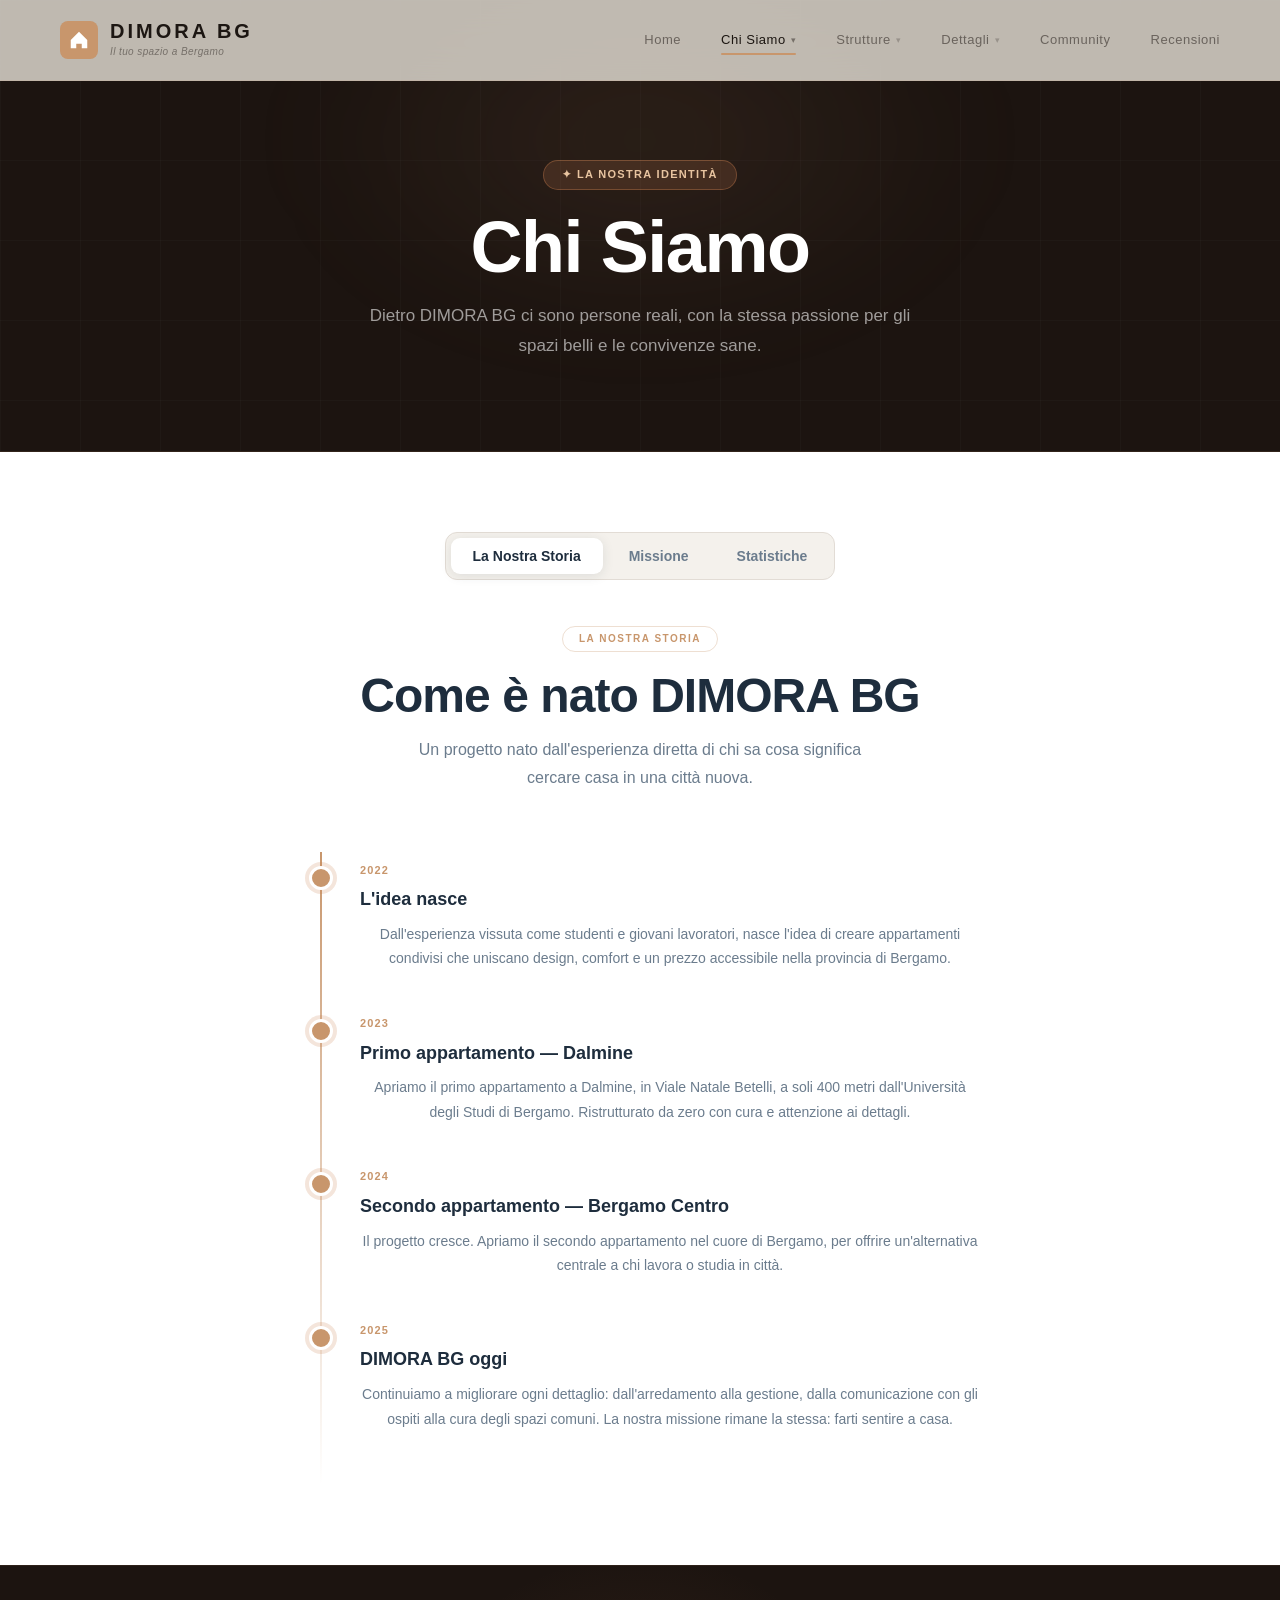
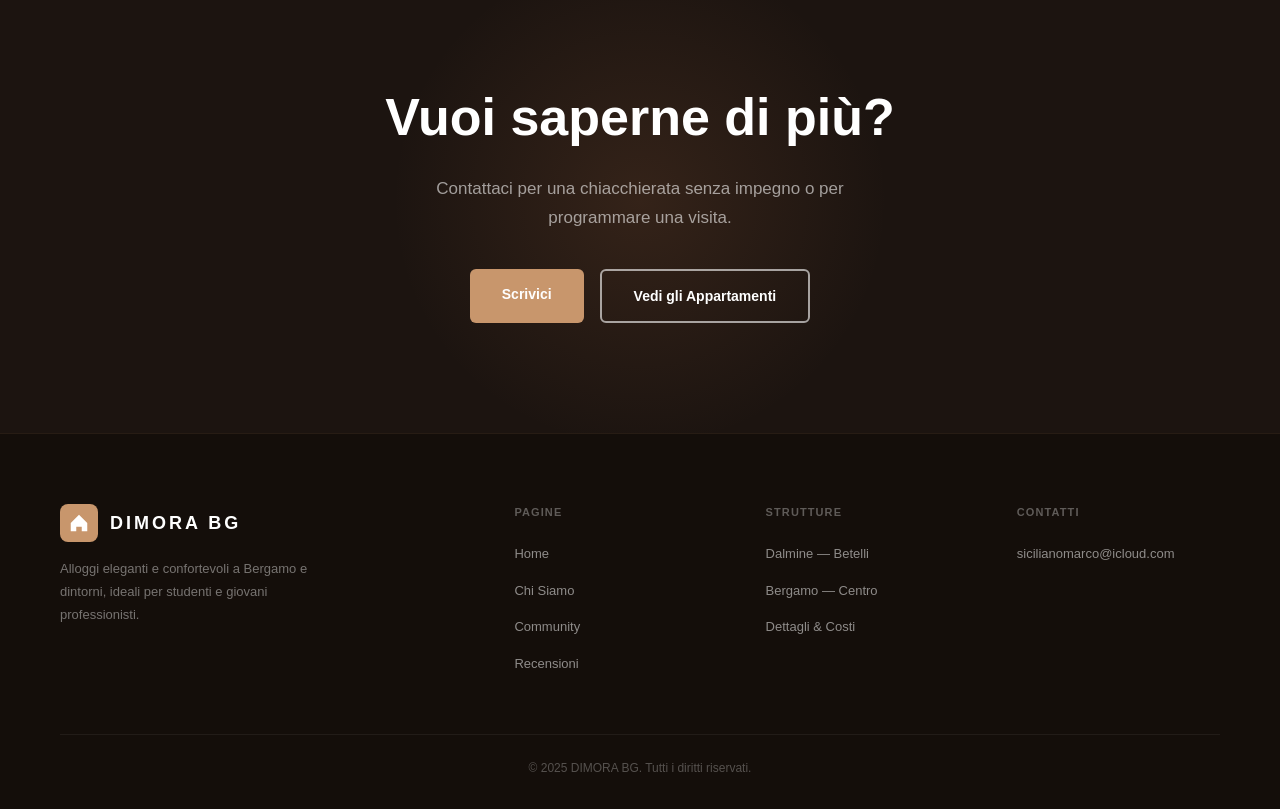
<file: chi-siamo.html>
<!DOCTYPE html>
<html lang="it">
<head>
    <meta charset="UTF-8">
    <meta name="viewport" content="width=device-width, initial-scale=1.0">
    <title>Chi Siamo | DIMORA BG</title>
    <link rel="stylesheet" href="css/style.css">
    <link rel="stylesheet" href="css/design.css">
</head>
<body>

    <!-- Navigation -->
    <nav class="navbar navbar-glass" id="navbar">
        <div class="container">
            <a href="index.html" class="logo">
                <div class="logo-mark">
                    <svg viewBox="0 0 24 24" xmlns="http://www.w3.org/2000/svg">
                        <path d="M3 12L12 3l9 9v9H15v-5h-6v5H3V12z"/>
                    </svg>
                </div>
                <div class="logo-text">
                    <h1>DIMORA BG</h1>
                    <span class="tagline">Il tuo spazio a Bergamo</span>
                </div>
            </a>
            <button class="hamburger" id="hamburger" aria-label="Menu">
                <span></span><span></span><span></span>
            </button>
            <ul class="nav-links" id="nav-links">
                <li><a href="index.html">Home</a></li>
                <li class="dropdown">
                    <a href="chi-siamo.html" class="active">Chi Siamo <span class="nav-chevron">▾</span></a>
                    <ul class="dropdown-menu">
                        <li><a href="chi-siamo.html#storia">La Nostra Storia</a></li>
                        <li><a href="chi-siamo.html#missione">Missione</a></li>
                        <li><a href="chi-siamo.html#statistiche">Statistiche</a></li>
                    </ul>
                </li>
                <li class="dropdown">
                    <a href="#">Strutture <span class="nav-chevron">▾</span></a>
                    <ul class="dropdown-menu">
                        <li><a href="apartment1.html">Dalmine — Betelli</a></li>
                        <li><a href="apartment2.html">Bergamo — Centro</a></li>
                    </ul>
                </li>
                <li class="dropdown">
                    <a href="dettagli.html">Dettagli <span class="nav-chevron">▾</span></a>
                    <ul class="dropdown-menu">
                        <li><a href="dettagli.html#costi">Costi</a></li>
                        <li><a href="dettagli.html#contratti">Contratti</a></li>
                        <li><a href="dettagli.html#condominio">Condominio</a></li>
                        <li><a href="dettagli.html#prenotazione">Prenotazione</a></li>
                        <li><a href="dettagli.html#servizi">Servizi Extra</a></li>
                        <li><a href="dettagli.html#selezione">Selezione Ospiti</a></li>
                        <li><a href="dettagli.html#checkin">Check-in/Check-out</a></li>
                    </ul>
                </li>
                <li><a href="community.html">Community</a></li>
                <li><a href="recensioni.html">Recensioni</a></li>
            </ul>
        </div>
    </nav>

    <!-- Page Hero -->
    <section class="page-hero">
        <span class="page-hero-tag">✦ La nostra identità</span>
        <h1>Chi Siamo</h1>
        <p>Dietro DIMORA BG ci sono persone reali, con la stessa passione per gli spazi belli e le convivenze sane.</p>
    </section>

    <!-- Tabs Section -->
    <section class="description description-tabs" id="statistiche" style="padding: 80px 20px; transition: background 0.4s ease;">
        <div class="container">

            <div class="tabs-nav reveal">
                <button class="tab-btn active" data-tab="storia">La Nostra Storia</button>
                <button class="tab-btn" data-tab="missione">Missione</button>
                <button class="tab-btn" data-tab="statistiche">Statistiche</button>
            </div>

            <!-- Tab: Storia -->
            <div class="tab-pane active" id="tab-storia">
                <div id="storia" style="scroll-margin-top: 100px;"></div>
                <div class="section-header reveal">
                    <span class="section-tag">La Nostra Storia</span>
                    <h2>Come è nato DIMORA BG</h2>
                    <p>Un progetto nato dall'esperienza diretta di chi sa cosa significa cercare casa in una città nuova.</p>
                </div>

                <div class="reveal">
                    <div class="timeline">
                        <div class="timeline-item">
                            <div class="timeline-dot"></div>
                            <div class="timeline-year">2022</div>
                            <h3>L'idea nasce</h3>
                            <p>Dall'esperienza vissuta come studenti e giovani lavoratori, nasce l'idea di creare appartamenti condivisi che uniscano design, comfort e un prezzo accessibile nella provincia di Bergamo.</p>
                        </div>
                        <div class="timeline-item">
                            <div class="timeline-dot"></div>
                            <div class="timeline-year">2023</div>
                            <h3>Primo appartamento — Dalmine</h3>
                            <p>Apriamo il primo appartamento a Dalmine, in Viale Natale Betelli, a soli 400 metri dall'Università degli Studi di Bergamo. Ristrutturato da zero con cura e attenzione ai dettagli.</p>
                        </div>
                        <div class="timeline-item">
                            <div class="timeline-dot"></div>
                            <div class="timeline-year">2024</div>
                            <h3>Secondo appartamento — Bergamo Centro</h3>
                            <p>Il progetto cresce. Apriamo il secondo appartamento nel cuore di Bergamo, per offrire un'alternativa centrale a chi lavora o studia in città.</p>
                        </div>
                        <div class="timeline-item">
                            <div class="timeline-dot"></div>
                            <div class="timeline-year">2025</div>
                            <h3>DIMORA BG oggi</h3>
                            <p>Continuiamo a migliorare ogni dettaglio: dall'arredamento alla gestione, dalla comunicazione con gli ospiti alla cura degli spazi comuni. La nostra missione rimane la stessa: farti sentire a casa.</p>
                        </div>
                    </div>
                </div>
            </div>

            <!-- Tab: Missione -->
            <div class="tab-pane" id="tab-missione">
                <div id="missione" style="scroll-margin-top: 100px;"></div>
                <div class="section-header reveal">
                    <span class="section-tag">La Nostra Missione</span>
                    <h2>Più di un posto dove dormire</h2>
                    <p>Crediamo che il tuo spazio debba riflettere chi sei e supportare il tuo stile di vita.</p>
                </div>

                <div class="features reveal-stagger">
                    <div class="feature-card card-tilt">
                        <div class="card-tilt-inner">
                            <h3>🎯 Accessibilità</h3>
                            <p>Prezzi trasparenti, senza sorprese. Canone fisso, spese chiare, nessuna commissione di agenzia.</p>
                        </div>
                    </div>
                    <div class="feature-card card-tilt">
                        <div class="card-tilt-inner">
                            <h3>✨ Qualità</h3>
                            <p>Appartamenti ristrutturati con materiali di qualità, arredamento curato e spazi funzionali per vivere bene.</p>
                        </div>
                    </div>
                    <div class="feature-card card-tilt">
                        <div class="card-tilt-inner">
                            <h3>🤝 Rispetto</h3>
                            <p>Selezioniamo ospiti compatibili per garantire una convivenza serena, rispettosa e piacevole per tutti.</p>
                        </div>
                    </div>
                    <div class="feature-card card-tilt">
                        <div class="card-tilt-inner">
                            <h3>💬 Supporto</h3>
                            <p>Risposta rapida a ogni richiesta, gestione professionale e presenza costante per qualsiasi necessità.</p>
                        </div>
                    </div>
                </div>

                <div style="max-width: 720px; margin: 60px auto 0; text-align: center;" class="reveal">
                    <p style="font-size: 17px; line-height: 1.8; color: var(--text-light);">
                        DIMORA BG nasce dalla convinzione che trovare una stanza non debba essere stressante o costoso.
                        Ogni appartamento è pensato per farti sentire <strong style="color: var(--primary);">immediatamente a casa</strong>,
                        con tutto ciò di cui hai bisogno già pronto — dall'asciugamano al WiFi.
                    </p>
                </div>
            </div>

            <!-- Tab: Statistiche -->
            <div class="tab-pane" id="tab-statistiche">
                <div class="section-header light reveal" style="margin-bottom: 48px;">
                    <span class="section-tag">I Numeri</span>
                    <h2>DIMORA BG in cifre</h2>
                    <p>Piccoli numeri, grandi storie.</p>
                </div>
                <div class="reveal">
                    <div class="stats-grid" style="max-width: 860px; margin: 0 auto;">
                        <div class="stat-card">
                            <span class="stat-num" data-target="2">0</span>
                            <span class="stat-label-text">Appartamenti</span>
                        </div>
                        <div class="stat-card">
                            <span class="stat-num" data-target="8">0</span>
                            <span class="stat-label-text">Stanze Disponibili</span>
                        </div>
                        <div class="stat-card">
                            <span class="stat-num" data-target="20">0</span>
                            <span class="stat-label-text">Inquilini</span>
                        </div>
                        <div class="stat-card">
                            <span class="stat-num" data-target="3">0</span>
                            <span class="stat-label-text">Anni di Attività</span>
                        </div>
                    </div>
                </div>
            </div>

        </div>
    </section>

    <!-- Dark CTA -->
    <section class="cta-dark">
        <h2>Vuoi saperne di più?</h2>
        <p>Contattaci per una chiacchierata senza impegno o per programmare una visita.</p>
        <div class="cta-buttons">
            <a href="mailto:sicilianomarco@icloud.com" class="btn btn-primary">Scrivici</a>
            <a href="apartment1.html" class="btn btn-secondary">Vedi gli Appartamenti</a>
        </div>
    </section>

    <!-- Footer -->
    <footer class="footer-new">
        <div class="container">
            <div class="footer-grid">
                <div class="footer-brand-col">
                    <a href="index.html" class="footer-logo">
                        <div class="logo-mark">
                            <svg viewBox="0 0 24 24" xmlns="http://www.w3.org/2000/svg">
                                <path d="M3 12L12 3l9 9v9H15v-5h-6v5H3V12z"/>
                            </svg>
                        </div>
                        <span>DIMORA BG</span>
                    </a>
                    <p>Alloggi eleganti e confortevoli a Bergamo e dintorni, ideali per studenti e giovani professionisti.</p>
                </div>
                <div class="footer-col">
                    <h4>Pagine</h4>
                    <ul>
                        <li><a href="index.html">Home</a></li>
                        <li><a href="chi-siamo.html">Chi Siamo</a></li>
                        <li><a href="community.html">Community</a></li>
                        <li><a href="recensioni.html">Recensioni</a></li>
                    </ul>
                </div>
                <div class="footer-col">
                    <h4>Strutture</h4>
                    <ul>
                        <li><a href="apartment1.html">Dalmine — Betelli</a></li>
                        <li><a href="apartment2.html">Bergamo — Centro</a></li>
                        <li><a href="dettagli.html">Dettagli &amp; Costi</a></li>
                    </ul>
                </div>
                <div class="footer-col">
                    <h4>Contatti</h4>
                    <ul>
                        <li><a href="mailto:sicilianomarco@icloud.com">sicilianomarco@icloud.com</a></li>
                    </ul>
                </div>
            </div>
            <div class="footer-bottom">
                <p>&copy; 2025 DIMORA BG. Tutti i diritti riservati.</p>
            </div>
        </div>
    </footer>

    <script src="js/main.js"></script>
</body>
</html>
</file>
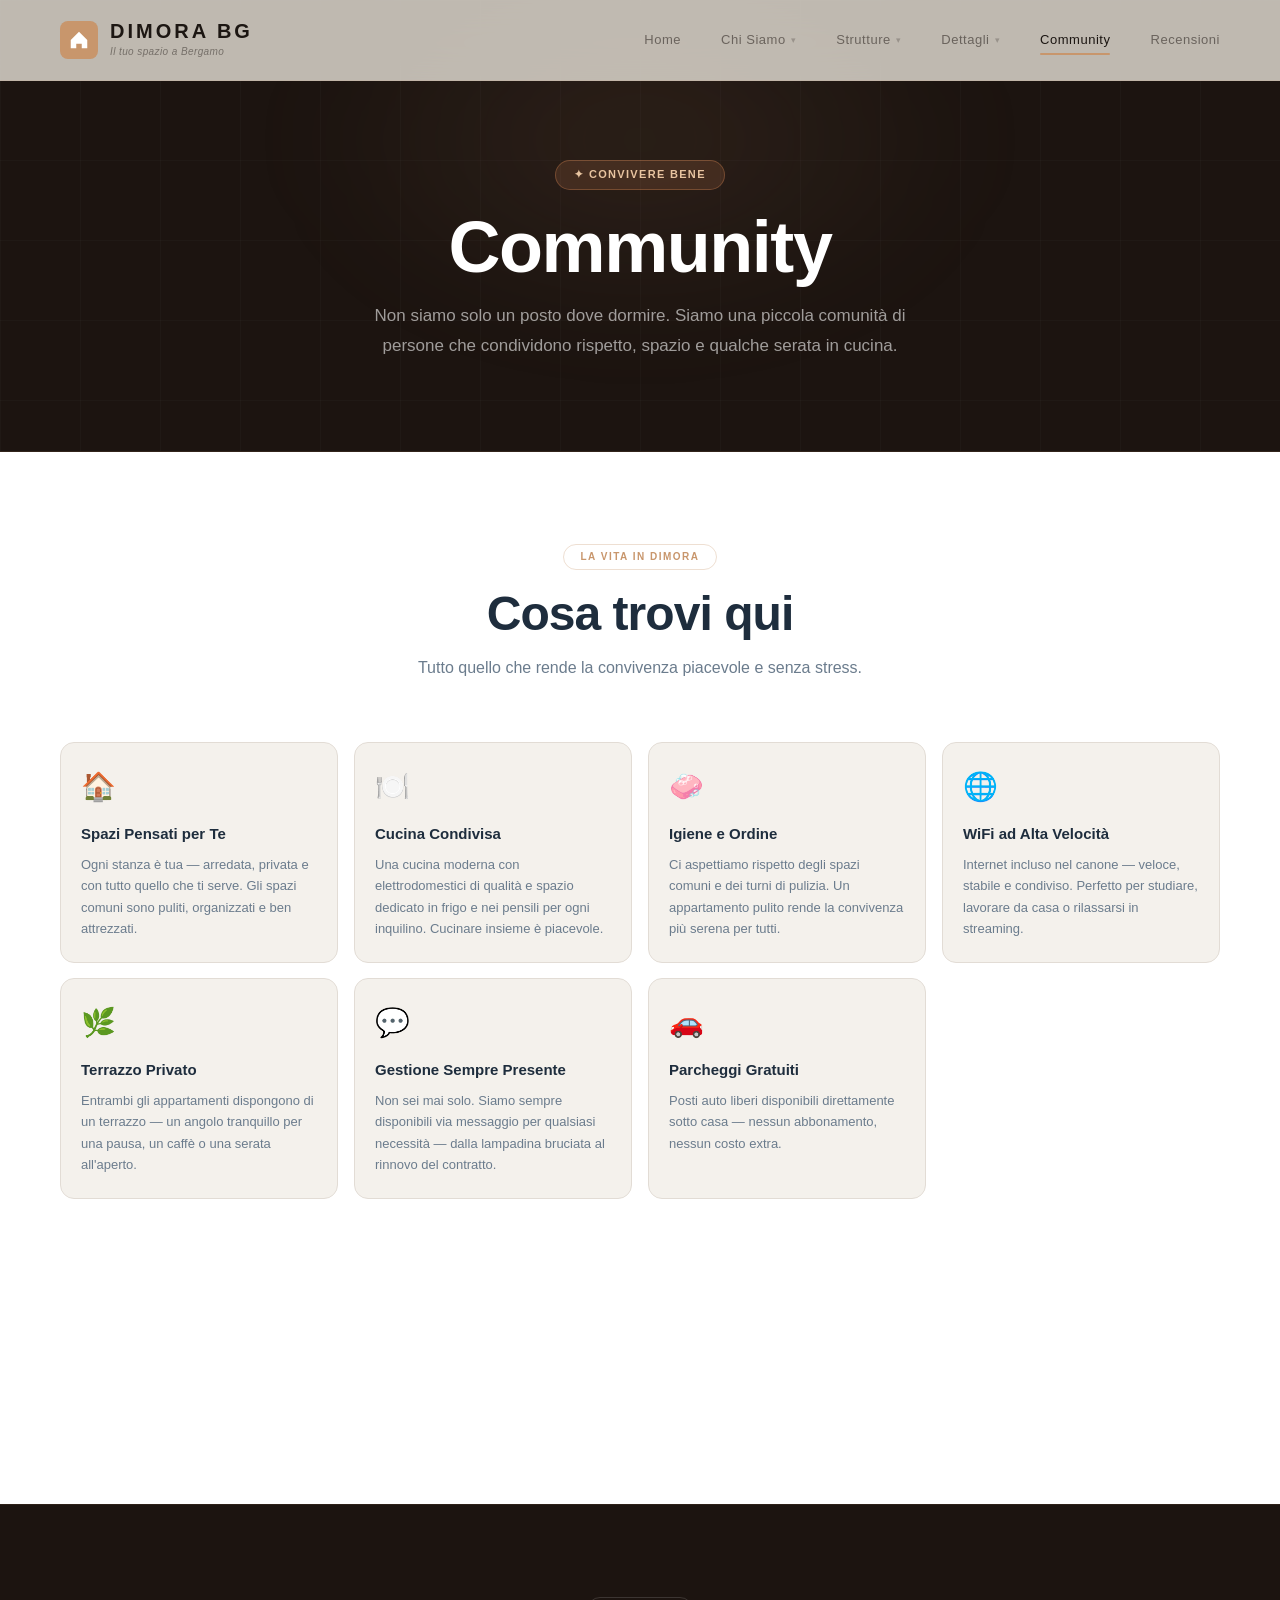
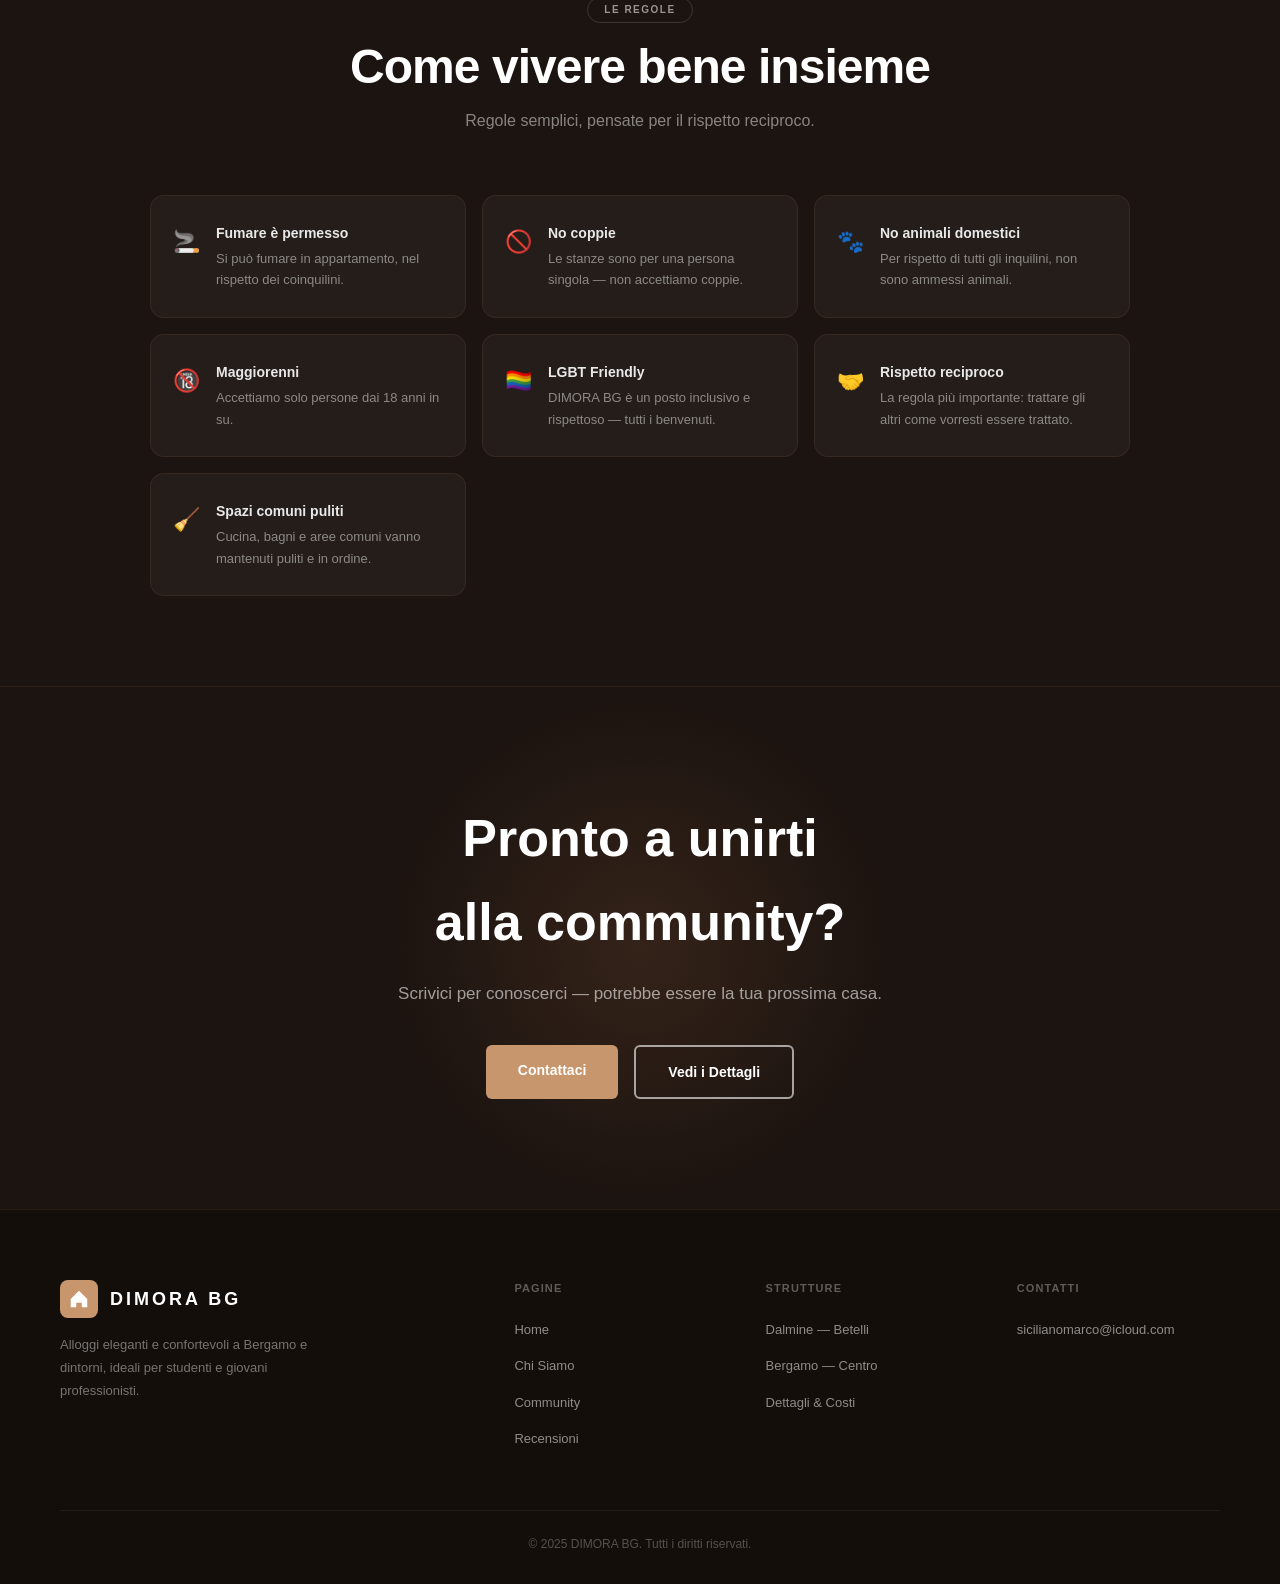
<file: community.html>
<!DOCTYPE html>
<html lang="it">
<head>
    <meta charset="UTF-8">
    <meta name="viewport" content="width=device-width, initial-scale=1.0">
    <title>Community | DIMORA BG</title>
    <link rel="stylesheet" href="css/style.css">
    <link rel="stylesheet" href="css/design.css">
</head>
<body>

    <!-- Navigation -->
    <nav class="navbar navbar-glass" id="navbar">
        <div class="container">
            <a href="index.html" class="logo">
                <div class="logo-mark">
                    <svg viewBox="0 0 24 24" xmlns="http://www.w3.org/2000/svg">
                        <path d="M3 12L12 3l9 9v9H15v-5h-6v5H3V12z"/>
                    </svg>
                </div>
                <div class="logo-text">
                    <h1>DIMORA BG</h1>
                    <span class="tagline">Il tuo spazio a Bergamo</span>
                </div>
            </a>
            <button class="hamburger" id="hamburger" aria-label="Menu">
                <span></span><span></span><span></span>
            </button>
            <ul class="nav-links" id="nav-links">
                <li><a href="index.html">Home</a></li>
                <li class="dropdown">
                    <a href="chi-siamo.html">Chi Siamo <span class="nav-chevron">▾</span></a>
                    <ul class="dropdown-menu">
                        <li><a href="chi-siamo.html#storia">La Nostra Storia</a></li>
                        <li><a href="chi-siamo.html#missione">Missione</a></li>
                        <li><a href="chi-siamo.html#statistiche">Statistiche</a></li>
                    </ul>
                </li>
                <li class="dropdown">
                    <a href="#">Strutture <span class="nav-chevron">▾</span></a>
                    <ul class="dropdown-menu">
                        <li><a href="apartment1.html">Dalmine — Betelli</a></li>
                        <li><a href="apartment2.html">Bergamo — Centro</a></li>
                    </ul>
                </li>
                <li class="dropdown">
                    <a href="dettagli.html">Dettagli <span class="nav-chevron">▾</span></a>
                    <ul class="dropdown-menu">
                        <li><a href="dettagli.html#costi">Costi</a></li>
                        <li><a href="dettagli.html#contratti">Contratti</a></li>
                        <li><a href="dettagli.html#condominio">Condominio</a></li>
                        <li><a href="dettagli.html#prenotazione">Prenotazione</a></li>
                        <li><a href="dettagli.html#servizi">Servizi Extra</a></li>
                        <li><a href="dettagli.html#selezione">Selezione Ospiti</a></li>
                        <li><a href="dettagli.html#checkin">Check-in/Check-out</a></li>
                    </ul>
                </li>
                <li><a href="community.html" class="active">Community</a></li>
                <li><a href="recensioni.html">Recensioni</a></li>
            </ul>
        </div>
    </nav>

    <!-- Page Hero -->
    <section class="page-hero">
        <span class="page-hero-tag">✦ Convivere bene</span>
        <h1>Community</h1>
        <p>Non siamo solo un posto dove dormire. Siamo una piccola comunità di persone che condividono rispetto, spazio e qualche serata in cucina.</p>
    </section>

    <!-- Community Features -->
    <section class="community-section">
        <div class="container">
            <div class="section-header reveal">
                <span class="section-tag">La Vita in DIMORA</span>
                <h2>Cosa trovi qui</h2>
                <p>Tutto quello che rende la convivenza piacevole e senza stress.</p>
            </div>

            <div class="community-grid reveal-stagger">
                <div class="community-card card-tilt">
                    <div class="card-tilt-inner">
                        <span class="c-icon">🏠</span>
                        <h3>Spazi Pensati per Te</h3>
                        <p>Ogni stanza è tua — arredata, privata e con tutto quello che ti serve. Gli spazi comuni sono puliti, organizzati e ben attrezzati.</p>
                    </div>
                </div>
                <div class="community-card card-tilt">
                    <div class="card-tilt-inner">
                        <span class="c-icon">🍽️</span>
                        <h3>Cucina Condivisa</h3>
                        <p>Una cucina moderna con elettrodomestici di qualità e spazio dedicato in frigo e nei pensili per ogni inquilino. Cucinare insieme è piacevole.</p>
                    </div>
                </div>
                <div class="community-card card-tilt">
                    <div class="card-tilt-inner">
                        <span class="c-icon">🧼</span>
                        <h3>Igiene e Ordine</h3>
                        <p>Ci aspettiamo rispetto degli spazi comuni e dei turni di pulizia. Un appartamento pulito rende la convivenza più serena per tutti.</p>
                    </div>
                </div>
                <div class="community-card card-tilt">
                    <div class="card-tilt-inner">
                        <span class="c-icon">🌐</span>
                        <h3>WiFi ad Alta Velocità</h3>
                        <p>Internet incluso nel canone — veloce, stabile e condiviso. Perfetto per studiare, lavorare da casa o rilassarsi in streaming.</p>
                    </div>
                </div>
                <div class="community-card card-tilt">
                    <div class="card-tilt-inner">
                        <span class="c-icon">🌿</span>
                        <h3>Terrazzo Privato</h3>
                        <p>Entrambi gli appartamenti dispongono di un terrazzo — un angolo tranquillo per una pausa, un caffè o una serata all'aperto.</p>
                    </div>
                </div>
                <div class="community-card card-tilt">
                    <div class="card-tilt-inner">
                        <span class="c-icon">💬</span>
                        <h3>Gestione Sempre Presente</h3>
                        <p>Non sei mai solo. Siamo sempre disponibili via messaggio per qualsiasi necessità — dalla lampadina bruciata al rinnovo del contratto.</p>
                    </div>
                </div>
                <div class="community-card card-tilt">
                    <div class="card-tilt-inner">
                        <span class="c-icon">🚗</span>
                        <h3>Parcheggi Gratuiti</h3>
                        <p>Posti auto liberi disponibili direttamente sotto casa — nessun abbonamento, nessun costo extra.</p>
                    </div>
                </div>
                <div class="community-card card-tilt">
                    <div class="card-tilt-inner">
                        <span class="c-icon">💡</span>
                        <h3>Costi Trasparenti</h3>
                        <p>Le utenze si pagano in base al consumo reale di ogni singolo inquilino — nessuna cifra forfettaria, nessuna sorpresa a fine mese.</p>
                    </div>
                </div>
                <div class="community-card card-tilt">
                    <div class="card-tilt-inner">
                        <span class="c-icon">🥂</span>
                        <h3>Feste &amp; Cene di Gruppo</h3>
                        <p>Aperitivi in terrazzo, cene condivise e serate tra coinquilini — perché vivere insieme può essere davvero bello.</p>
                    </div>
                </div>
            </div>
        </div>
    </section>

    <!-- Rules -->
    <section class="rules-section">
        <div class="container">
            <div class="section-header light reveal">
                <span class="section-tag">Le Regole</span>
                <h2>Come vivere bene insieme</h2>
                <p>Regole semplici, pensate per il rispetto reciproco.</p>
            </div>

            <div class="rules-grid reveal-stagger">
                <div class="rule-card">
                    <span class="r-icon">🚬</span>
                    <div>
                        <div class="r-title">Fumare è permesso</div>
                        <div class="r-desc">Si può fumare in appartamento, nel rispetto dei coinquilini.</div>
                    </div>
                </div>
                <div class="rule-card">
                    <span class="r-icon">🚫</span>
                    <div>
                        <div class="r-title">No coppie</div>
                        <div class="r-desc">Le stanze sono per una persona singola — non accettiamo coppie.</div>
                    </div>
                </div>
                <div class="rule-card">
                    <span class="r-icon">🐾</span>
                    <div>
                        <div class="r-title">No animali domestici</div>
                        <div class="r-desc">Per rispetto di tutti gli inquilini, non sono ammessi animali.</div>
                    </div>
                </div>
                <div class="rule-card">
                    <span class="r-icon">🔞</span>
                    <div>
                        <div class="r-title">Maggiorenni</div>
                        <div class="r-desc">Accettiamo solo persone dai 18 anni in su.</div>
                    </div>
                </div>
                <div class="rule-card">
                    <span class="r-icon">🏳️‍🌈</span>
                    <div>
                        <div class="r-title">LGBT Friendly</div>
                        <div class="r-desc">DIMORA BG è un posto inclusivo e rispettoso — tutti i benvenuti.</div>
                    </div>
                </div>
                <div class="rule-card">
                    <span class="r-icon">🤝</span>
                    <div>
                        <div class="r-title">Rispetto reciproco</div>
                        <div class="r-desc">La regola più importante: trattare gli altri come vorresti essere trattato.</div>
                    </div>
                </div>
                <div class="rule-card">
                    <span class="r-icon">🧹</span>
                    <div>
                        <div class="r-title">Spazi comuni puliti</div>
                        <div class="r-desc">Cucina, bagni e aree comuni vanno mantenuti puliti e in ordine.</div>
                    </div>
                </div>
                <div class="rule-card">
                    <span class="r-icon">🔇</span>
                    <div>
                        <div class="r-title">Rispetto degli orari</div>
                        <div class="r-desc">Silenzio nelle ore notturne — tutti hanno diritto a dormire.</div>
                    </div>
                </div>
            </div>
        </div>
    </section>

    <!-- Dark CTA -->
    <section class="cta-dark">
        <h2>Pronto a unirti<br>alla community?</h2>
        <p>Scrivici per conoscerci — potrebbe essere la tua prossima casa.</p>
        <div class="cta-buttons">
            <a href="mailto:sicilianomarco@icloud.com" class="btn btn-primary">Contattaci</a>
            <a href="dettagli.html" class="btn btn-secondary">Vedi i Dettagli</a>
        </div>
    </section>

    <!-- Footer -->
    <footer class="footer-new">
        <div class="container">
            <div class="footer-grid">
                <div class="footer-brand-col">
                    <a href="index.html" class="footer-logo">
                        <div class="logo-mark">
                            <svg viewBox="0 0 24 24" xmlns="http://www.w3.org/2000/svg">
                                <path d="M3 12L12 3l9 9v9H15v-5h-6v5H3V12z"/>
                            </svg>
                        </div>
                        <span>DIMORA BG</span>
                    </a>
                    <p>Alloggi eleganti e confortevoli a Bergamo e dintorni, ideali per studenti e giovani professionisti.</p>
                </div>
                <div class="footer-col">
                    <h4>Pagine</h4>
                    <ul>
                        <li><a href="index.html">Home</a></li>
                        <li><a href="chi-siamo.html">Chi Siamo</a></li>
                        <li><a href="community.html">Community</a></li>
                        <li><a href="recensioni.html">Recensioni</a></li>
                    </ul>
                </div>
                <div class="footer-col">
                    <h4>Strutture</h4>
                    <ul>
                        <li><a href="apartment1.html">Dalmine — Betelli</a></li>
                        <li><a href="apartment2.html">Bergamo — Centro</a></li>
                        <li><a href="dettagli.html">Dettagli &amp; Costi</a></li>
                    </ul>
                </div>
                <div class="footer-col">
                    <h4>Contatti</h4>
                    <ul>
                        <li><a href="mailto:sicilianomarco@icloud.com">sicilianomarco@icloud.com</a></li>
                    </ul>
                </div>
            </div>
            <div class="footer-bottom">
                <p>&copy; 2025 DIMORA BG. Tutti i diritti riservati.</p>
            </div>
        </div>
    </footer>

    <script src="js/main.js"></script>
</body>
</html>
</file>
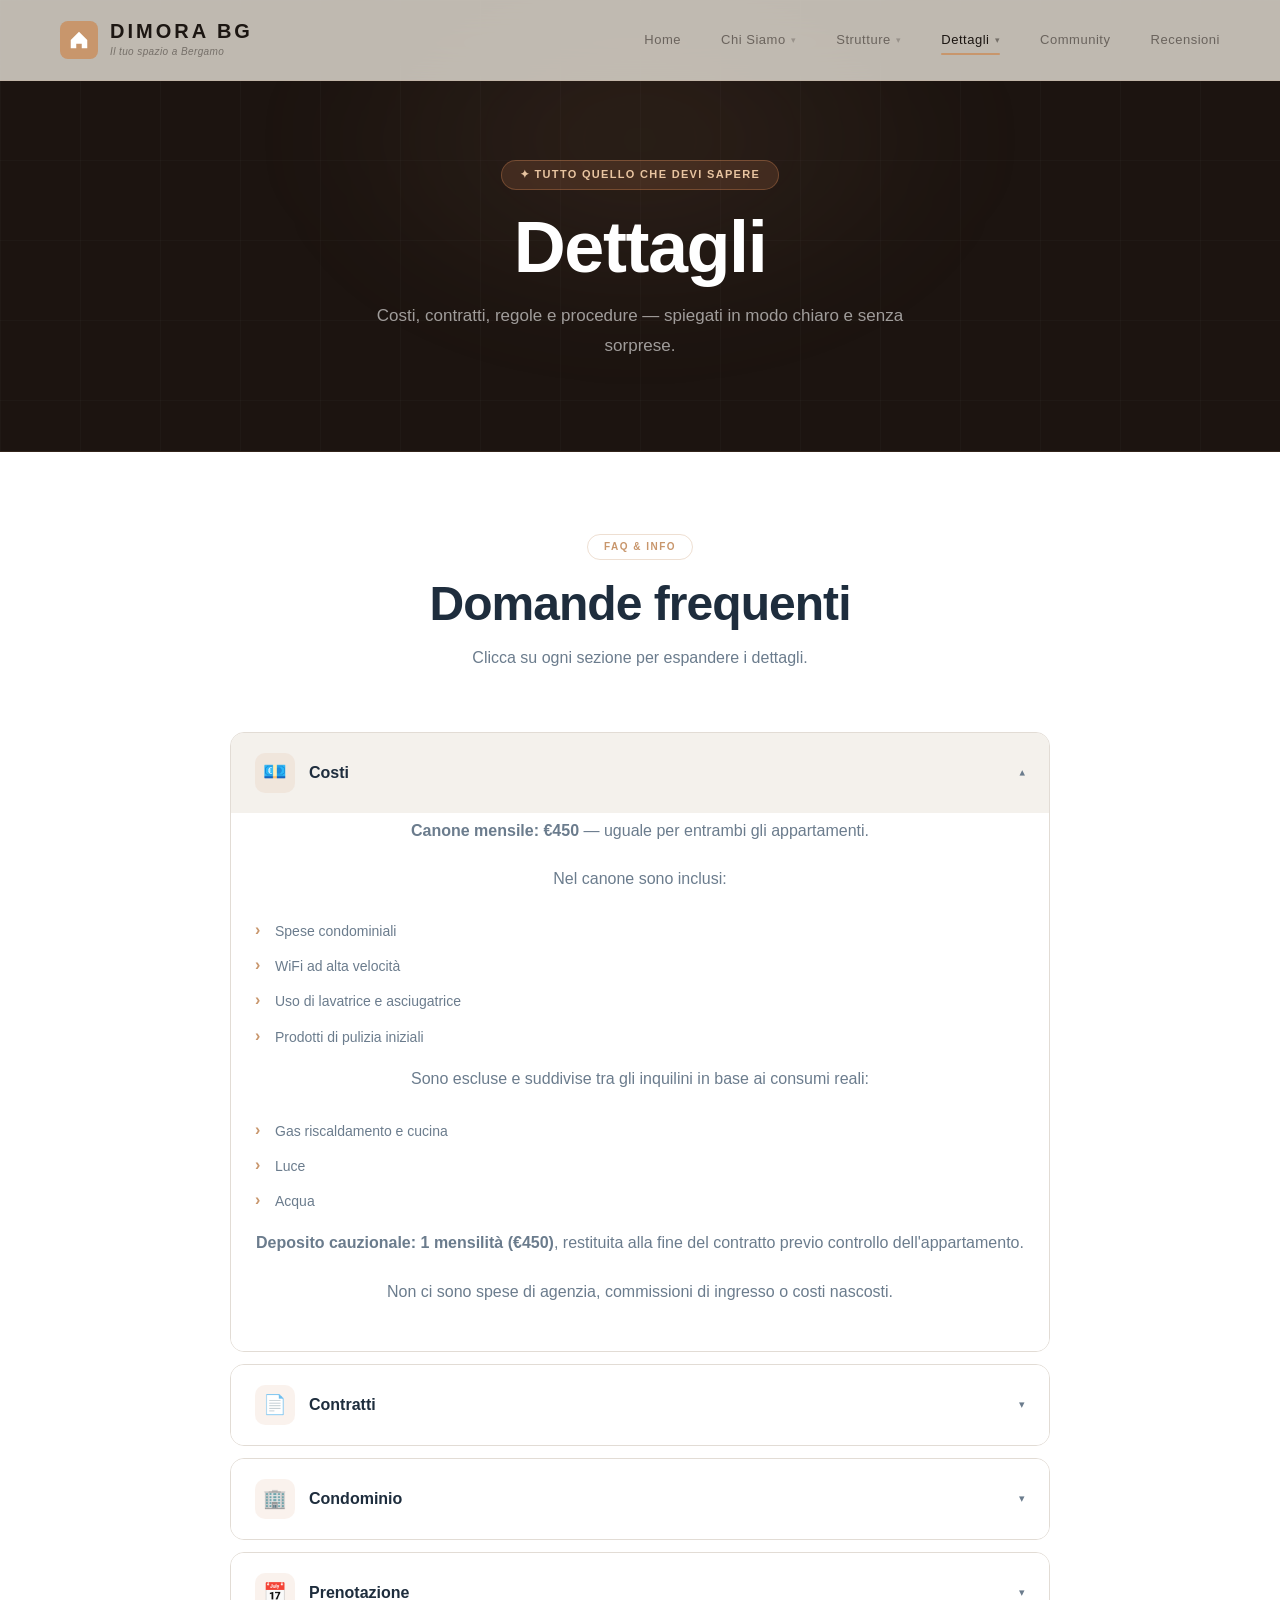
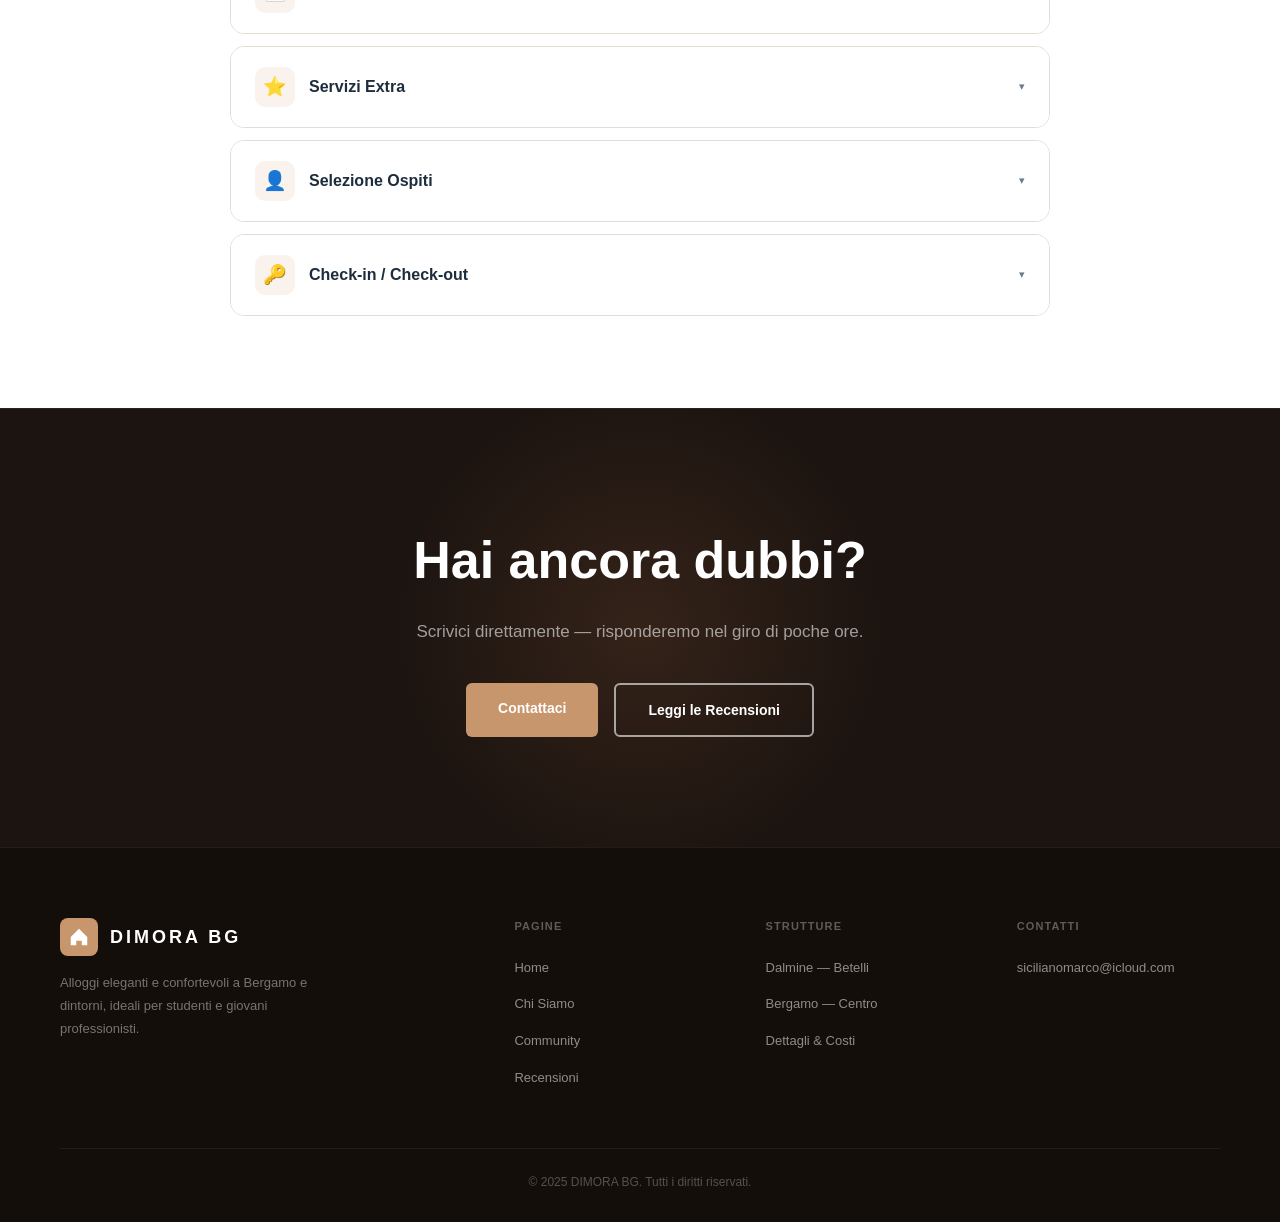
<file: dettagli.html>
<!DOCTYPE html>
<html lang="it">
<head>
    <meta charset="UTF-8">
    <meta name="viewport" content="width=device-width, initial-scale=1.0">
    <title>Dettagli | DIMORA BG</title>
    <link rel="stylesheet" href="css/style.css">
    <link rel="stylesheet" href="css/design.css">
</head>
<body>

    <!-- Navigation -->
    <nav class="navbar navbar-glass" id="navbar">
        <div class="container">
            <a href="index.html" class="logo">
                <div class="logo-mark">
                    <svg viewBox="0 0 24 24" xmlns="http://www.w3.org/2000/svg">
                        <path d="M3 12L12 3l9 9v9H15v-5h-6v5H3V12z"/>
                    </svg>
                </div>
                <div class="logo-text">
                    <h1>DIMORA BG</h1>
                    <span class="tagline">Il tuo spazio a Bergamo</span>
                </div>
            </a>
            <button class="hamburger" id="hamburger" aria-label="Menu">
                <span></span><span></span><span></span>
            </button>
            <ul class="nav-links" id="nav-links">
                <li><a href="index.html">Home</a></li>
                <li class="dropdown">
                    <a href="chi-siamo.html">Chi Siamo <span class="nav-chevron">▾</span></a>
                    <ul class="dropdown-menu">
                        <li><a href="chi-siamo.html#storia">La Nostra Storia</a></li>
                        <li><a href="chi-siamo.html#missione">Missione</a></li>
                        <li><a href="chi-siamo.html#statistiche">Statistiche</a></li>
                    </ul>
                </li>
                <li class="dropdown">
                    <a href="#">Strutture <span class="nav-chevron">▾</span></a>
                    <ul class="dropdown-menu">
                        <li><a href="apartment1.html">Dalmine — Betelli</a></li>
                        <li><a href="apartment2.html">Bergamo — Centro</a></li>
                    </ul>
                </li>
                <li class="dropdown">
                    <a href="dettagli.html" class="active">Dettagli <span class="nav-chevron">▾</span></a>
                    <ul class="dropdown-menu">
                        <li><a href="#costi">Costi</a></li>
                        <li><a href="#contratti">Contratti</a></li>
                        <li><a href="#condominio">Condominio</a></li>
                        <li><a href="#prenotazione">Prenotazione</a></li>
                        <li><a href="#servizi">Servizi Extra</a></li>
                        <li><a href="#selezione">Selezione Ospiti</a></li>
                        <li><a href="#checkin">Check-in/Check-out</a></li>
                    </ul>
                </li>
                <li><a href="community.html">Community</a></li>
                <li><a href="recensioni.html">Recensioni</a></li>
            </ul>
        </div>
    </nav>

    <!-- Page Hero -->
    <section class="page-hero">
        <span class="page-hero-tag">✦ Tutto quello che devi sapere</span>
        <h1>Dettagli</h1>
        <p>Costi, contratti, regole e procedure — spiegati in modo chiaro e senza sorprese.</p>
    </section>

    <!-- Accordion Section -->
    <section class="description" style="padding: 80px 20px;">
        <div class="container">

            <div class="section-header reveal">
                <span class="section-tag">FAQ &amp; Info</span>
                <h2>Domande frequenti</h2>
                <p>Clicca su ogni sezione per espandere i dettagli.</p>
            </div>

            <div class="accordion-list reveal">

                <!-- Costi -->
                <div class="accordion-item open" id="costi">
                    <div class="accordion-header">
                        <div class="accordion-title">
                            <div class="acc-icon">💶</div>
                            Costi
                        </div>
                        <span class="acc-chevron">▾</span>
                    </div>
                    <div class="accordion-body">
                        <div class="accordion-body-inner">
                            <p><strong>Canone mensile: €450</strong> — uguale per entrambi gli appartamenti.</p>
                            <p>Nel canone sono inclusi:</p>
                            <ul>
                                <li>Spese condominiali</li>
                                <li>WiFi ad alta velocità</li>
                                <li>Uso di lavatrice e asciugatrice</li>
                                <li>Prodotti di pulizia iniziali</li>
                            </ul>
                            <p>Sono escluse e suddivise tra gli inquilini in base ai consumi reali:</p>
                            <ul>
                                <li>Gas riscaldamento e cucina</li>
                                <li>Luce</li>
                                <li>Acqua</li>
                            </ul>
                            <p><strong>Deposito cauzionale: 1 mensilità (€450)</strong>, restituita alla fine del contratto previo controllo dell'appartamento.</p>
                            <p>Non ci sono spese di agenzia, commissioni di ingresso o costi nascosti.</p>
                        </div>
                    </div>
                </div>

                <!-- Contratti -->
                <div class="accordion-item" id="contratti">
                    <div class="accordion-header">
                        <div class="accordion-title">
                            <div class="acc-icon">📄</div>
                            Contratti
                        </div>
                        <span class="acc-chevron">▾</span>
                    </div>
                    <div class="accordion-body">
                        <div class="accordion-body-inner">
                            <p>Il contratto di locazione è un <strong>contratto di affitto di stanza</strong> a uso abitativo, registrato regolarmente.</p>
                            <ul>
                                <li>Durata minima: 3 mesi</li>
                                <li>Durata massima: 12 mesi (rinnovabile)</li>
                                <li>Preavviso per disdetta: 30 giorni</li>
                                <li>Il contratto è firmato digitalmente o in presenza</li>
                                <li>Copia del contratto consegnata all'ospite</li>
                            </ul>
                            <p>Per i contratti brevi (inferiori a 30 giorni) sono previste condizioni specifiche — contattaci per informazioni.</p>
                        </div>
                    </div>
                </div>

                <!-- Condominio -->
                <div class="accordion-item" id="condominio">
                    <div class="accordion-header">
                        <div class="accordion-title">
                            <div class="acc-icon">🏢</div>
                            Condominio
                        </div>
                        <span class="acc-chevron">▾</span>
                    </div>
                    <div class="accordion-body">
                        <div class="accordion-body-inner">
                            <p>Le spese condominiali sono <strong>incluse nel canone mensile</strong>. Non ci sono addebiti extra.</p>
                            <ul>
                                <li>Pulizie parti comuni incluse</li>
                                <li>Manutenzione ordinaria inclusa</li>
                                <li>Eventuali interventi straordinari gestiti da noi</li>
                            </ul>
                            <p>Per qualsiasi problema relativo alle parti comuni o alla struttura dell'edificio, ci occupiamo noi di tutto — basta segnalarcelo.</p>
                        </div>
                    </div>
                </div>

                <!-- Prenotazione -->
                <div class="accordion-item" id="prenotazione">
                    <div class="accordion-header">
                        <div class="accordion-title">
                            <div class="acc-icon">📅</div>
                            Prenotazione
                        </div>
                        <span class="acc-chevron">▾</span>
                    </div>
                    <div class="accordion-body">
                        <div class="accordion-body-inner">
                            <p>La procedura di prenotazione è semplice e veloce:</p>
                            <ul>
                                <li><strong>1. Contatto</strong> — Scrivici via email o WhatsApp per verificare la disponibilità</li>
                                <li><strong>2. Visita</strong> — Organizziamo una visita dell'appartamento (anche in videochiamata se sei lontano)</li>
                                <li><strong>3. Colloquio</strong> — Una breve chiacchierata per conoscerci e capire se siamo compatibili</li>
                                <li><strong>4. Conferma</strong> — Firma del contratto e versamento del deposito cauzionale</li>
                                <li><strong>5. Check-in</strong> — Ritiro delle chiavi e accoglienza nell'appartamento</li>
                            </ul>
                            <p>Di solito l'intero processo richiede 3–7 giorni dalla prima richiesta.</p>
                        </div>
                    </div>
                </div>

                <!-- Servizi Extra -->
                <div class="accordion-item" id="servizi">
                    <div class="accordion-header">
                        <div class="accordion-title">
                            <div class="acc-icon">⭐</div>
                            Servizi Extra
                        </div>
                        <span class="acc-chevron">▾</span>
                    </div>
                    <div class="accordion-body">
                        <div class="accordion-body-inner">
                            <p>Ogni appartamento è dotato di tutto il necessario per iniziare a vivere subito:</p>
                            <ul>
                                <li>Letto con biancheria completa (coprimaterasso, lenzuola, piumino, cuscini)</li>
                                <li>Armadio, scrivania, libreria</li>
                                <li>Cucina completamente attrezzata (forno, microonde, lavastoviglie, friggitrice ad aria, macchina del caffè)</li>
                                <li>Lavatrice e asciugatrice condivise</li>
                                <li>Prodotti di pulizia forniti all'arrivo</li>
                                <li>WiFi ad alta velocità incluso</li>
                                <li>Parcheggio libero disponibile (Dalmine)</li>
                            </ul>
                            <p>Non devi portare nulla — solo i tuoi vestiti e le tue cose personali.</p>
                        </div>
                    </div>
                </div>

                <!-- Selezione Ospiti -->
                <div class="accordion-item" id="selezione">
                    <div class="accordion-header">
                        <div class="accordion-title">
                            <div class="acc-icon">👤</div>
                            Selezione Ospiti
                        </div>
                        <span class="acc-chevron">▾</span>
                    </div>
                    <div class="accordion-body">
                        <div class="accordion-body-inner">
                            <p>Per garantire una convivenza serena, selezioniamo gli ospiti con cura. Accettiamo:</p>
                            <ul>
                                <li>Studenti universitari</li>
                                <li>Giovani lavoratori</li>
                                <li>Professionisti temporanei</li>
                                <li>Persone dai 18 anni in su</li>
                                <li>LGBT friendly — tutti i benvenuti</li>
                            </ul>
                            <p>Non accettiamo:</p>
                            <ul>
                                <li>Coppie (stanza per singola persona)</li>
                                <li>Animali domestici</li>
                                <li>Minori di 18 anni</li>
                            </ul>
                            <p>Il colloquio iniziale serve proprio a capire se la convivenza può funzionare — è un momento di conoscenza reciproca, non un giudizio.</p>
                        </div>
                    </div>
                </div>

                <!-- Check-in / Check-out -->
                <div class="accordion-item" id="checkin">
                    <div class="accordion-header">
                        <div class="accordion-title">
                            <div class="acc-icon">🔑</div>
                            Check-in / Check-out
                        </div>
                        <span class="acc-chevron">▾</span>
                    </div>
                    <div class="accordion-body">
                        <div class="accordion-body-inner">
                            <p><strong>Check-in:</strong></p>
                            <ul>
                                <li>Orario preferito: 10:00 – 20:00 (altri orari su richiesta)</li>
                                <li>Consegna delle chiavi in presenza</li>
                                <li>Visita guidata dell'appartamento</li>
                                <li>Firma del verbale di consegna</li>
                            </ul>
                            <p><strong>Check-out:</strong></p>
                            <ul>
                                <li>Preavviso minimo: 30 giorni</li>
                                <li>Restituzione delle chiavi in presenza</li>
                                <li>Verifica delle condizioni dell'appartamento</li>
                                <li>Restituzione del deposito cauzionale entro 7 giorni lavorativi</li>
                            </ul>
                            <p>Richiediamo di lasciare la stanza nelle stesse condizioni in cui è stata consegnata — pulita e ordinata.</p>
                        </div>
                    </div>
                </div>

            </div><!-- /.accordion-list -->
        </div>
    </section>

    <!-- Dark CTA -->
    <section class="cta-dark">
        <h2>Hai ancora dubbi?</h2>
        <p>Scrivici direttamente — risponderemo nel giro di poche ore.</p>
        <div class="cta-buttons">
            <a href="mailto:sicilianomarco@icloud.com" class="btn btn-primary">Contattaci</a>
            <a href="recensioni.html" class="btn btn-secondary">Leggi le Recensioni</a>
        </div>
    </section>

    <!-- Footer -->
    <footer class="footer-new">
        <div class="container">
            <div class="footer-grid">
                <div class="footer-brand-col">
                    <a href="index.html" class="footer-logo">
                        <div class="logo-mark">
                            <svg viewBox="0 0 24 24" xmlns="http://www.w3.org/2000/svg">
                                <path d="M3 12L12 3l9 9v9H15v-5h-6v5H3V12z"/>
                            </svg>
                        </div>
                        <span>DIMORA BG</span>
                    </a>
                    <p>Alloggi eleganti e confortevoli a Bergamo e dintorni, ideali per studenti e giovani professionisti.</p>
                </div>
                <div class="footer-col">
                    <h4>Pagine</h4>
                    <ul>
                        <li><a href="index.html">Home</a></li>
                        <li><a href="chi-siamo.html">Chi Siamo</a></li>
                        <li><a href="community.html">Community</a></li>
                        <li><a href="recensioni.html">Recensioni</a></li>
                    </ul>
                </div>
                <div class="footer-col">
                    <h4>Strutture</h4>
                    <ul>
                        <li><a href="apartment1.html">Dalmine — Betelli</a></li>
                        <li><a href="apartment2.html">Bergamo — Centro</a></li>
                        <li><a href="dettagli.html">Dettagli &amp; Costi</a></li>
                    </ul>
                </div>
                <div class="footer-col">
                    <h4>Contatti</h4>
                    <ul>
                        <li><a href="mailto:sicilianomarco@icloud.com">sicilianomarco@icloud.com</a></li>
                    </ul>
                </div>
            </div>
            <div class="footer-bottom">
                <p>&copy; 2025 DIMORA BG. Tutti i diritti riservati.</p>
            </div>
        </div>
    </footer>

    <script src="js/main.js"></script>
</body>
</html>
</file>
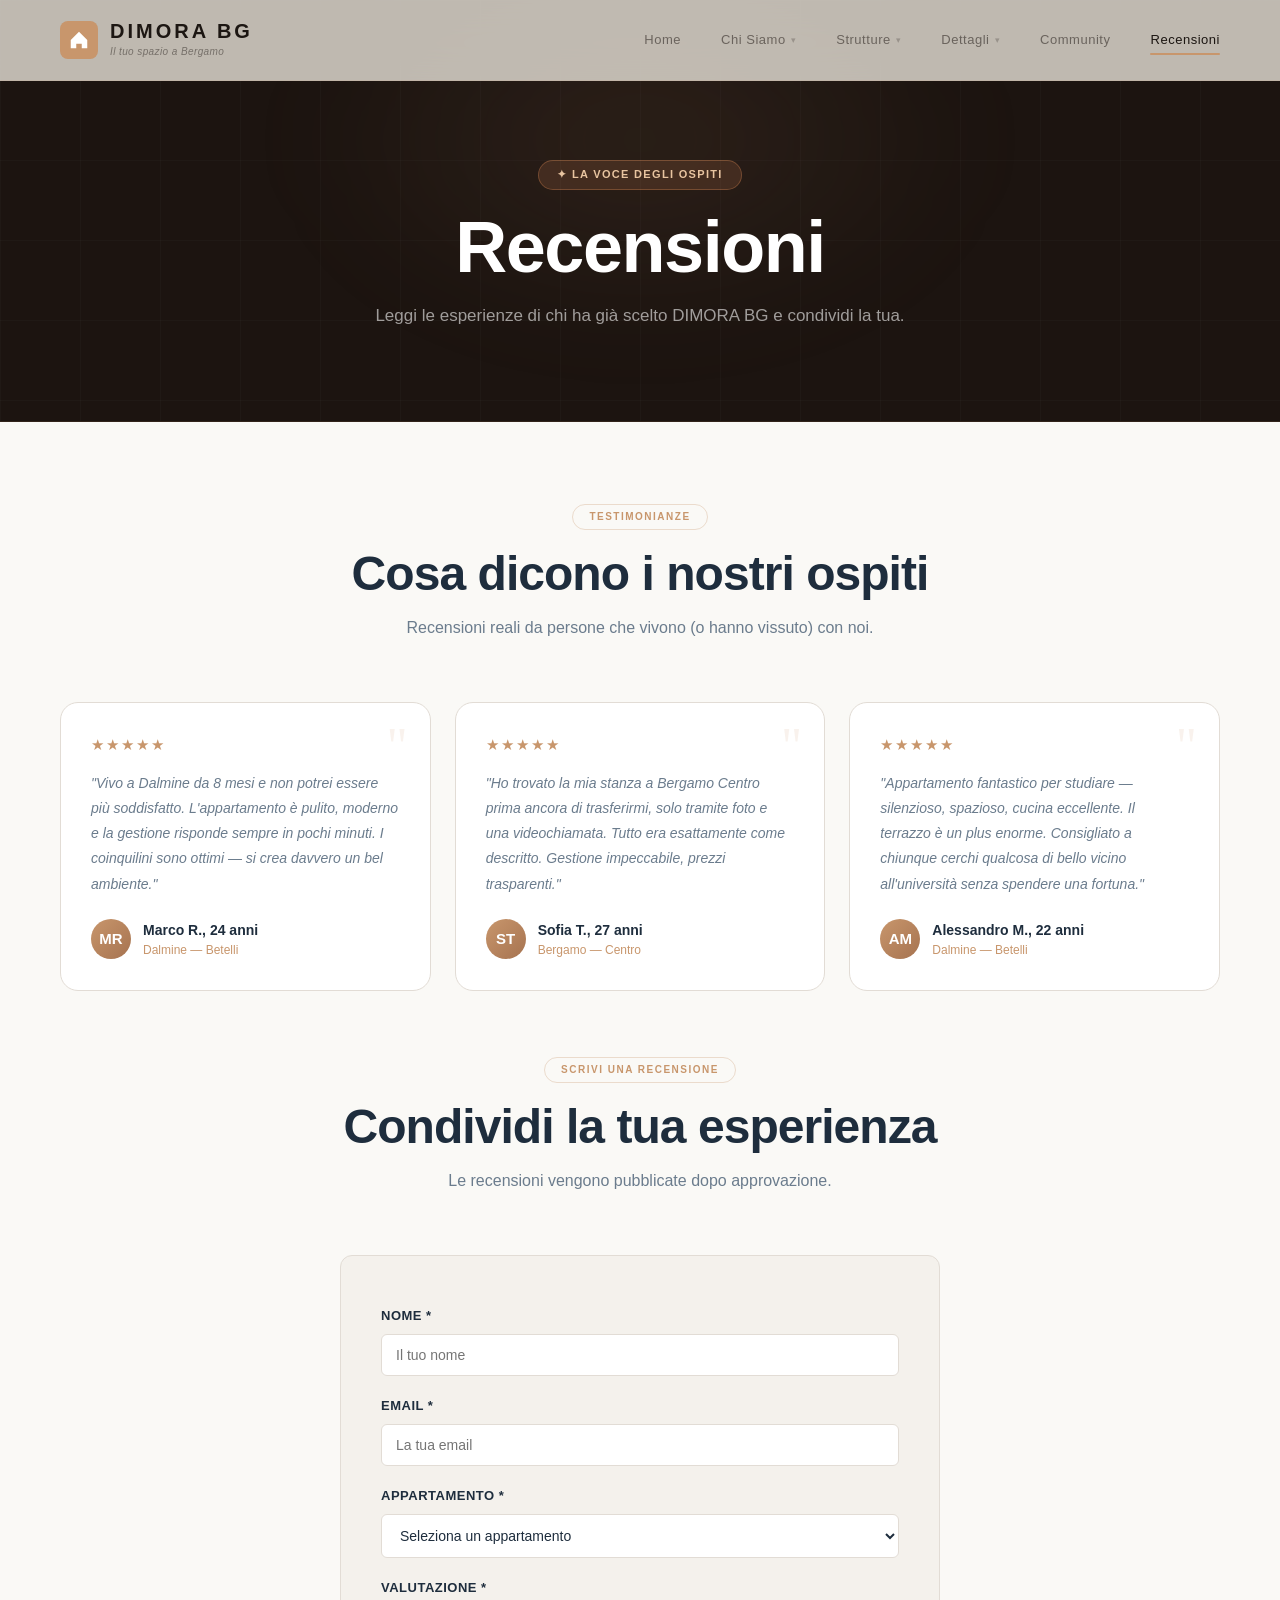
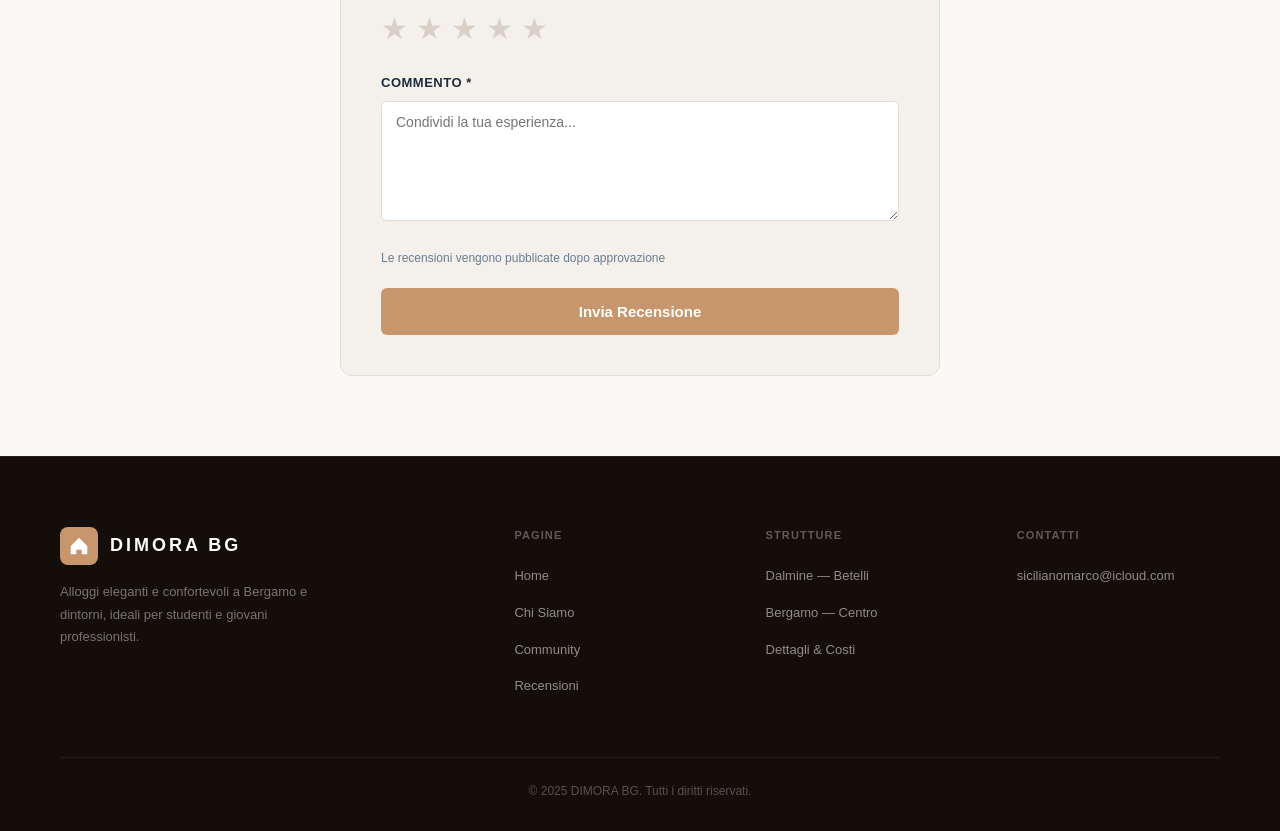
<file: recensioni.html>
<!DOCTYPE html>
<html lang="it">
<head>
    <meta charset="UTF-8">
    <meta name="viewport" content="width=device-width, initial-scale=1.0">
    <title>Recensioni | DIMORA BG</title>
    <link rel="stylesheet" href="css/style.css">
    <link rel="stylesheet" href="css/design.css">
</head>
<body>

    <!-- Navigation -->
    <nav class="navbar navbar-glass" id="navbar">
        <div class="container">
            <a href="index.html" class="logo">
                <div class="logo-mark">
                    <svg viewBox="0 0 24 24" xmlns="http://www.w3.org/2000/svg">
                        <path d="M3 12L12 3l9 9v9H15v-5h-6v5H3V12z"/>
                    </svg>
                </div>
                <div class="logo-text">
                    <h1>DIMORA BG</h1>
                    <span class="tagline">Il tuo spazio a Bergamo</span>
                </div>
            </a>
            <button class="hamburger" id="hamburger" aria-label="Menu">
                <span></span><span></span><span></span>
            </button>
            <ul class="nav-links" id="nav-links">
                <li><a href="index.html">Home</a></li>
                <li class="dropdown">
                    <a href="chi-siamo.html">Chi Siamo <span class="nav-chevron">▾</span></a>
                    <ul class="dropdown-menu">
                        <li><a href="chi-siamo.html#storia">La Nostra Storia</a></li>
                        <li><a href="chi-siamo.html#missione">Missione</a></li>
                        <li><a href="chi-siamo.html#statistiche">Statistiche</a></li>
                    </ul>
                </li>
                <li class="dropdown">
                    <a href="#">Strutture <span class="nav-chevron">▾</span></a>
                    <ul class="dropdown-menu">
                        <li><a href="apartment1.html">Dalmine — Betelli</a></li>
                        <li><a href="apartment2.html">Bergamo — Centro</a></li>
                    </ul>
                </li>
                <li class="dropdown">
                    <a href="dettagli.html">Dettagli <span class="nav-chevron">▾</span></a>
                    <ul class="dropdown-menu">
                        <li><a href="dettagli.html#costi">Costi</a></li>
                        <li><a href="dettagli.html#contratti">Contratti</a></li>
                        <li><a href="dettagli.html#condominio">Condominio</a></li>
                        <li><a href="dettagli.html#prenotazione">Prenotazione</a></li>
                        <li><a href="dettagli.html#servizi">Servizi Extra</a></li>
                        <li><a href="dettagli.html#selezione">Selezione Ospiti</a></li>
                        <li><a href="dettagli.html#checkin">Check-in/Check-out</a></li>
                    </ul>
                </li>
                <li><a href="community.html">Community</a></li>
                <li><a href="recensioni.html" class="active">Recensioni</a></li>
            </ul>
        </div>
    </nav>

    <!-- Page Hero -->
    <section class="page-hero">
        <span class="page-hero-tag">✦ La voce degli ospiti</span>
        <h1>Recensioni</h1>
        <p>Leggi le esperienze di chi ha già scelto DIMORA BG e condividi la tua.</p>
    </section>

    <!-- Reviews -->
    <section class="recensioni-section">
        <div class="container">
            <div class="section-header reveal">
                <span class="section-tag">Testimonianze</span>
                <h2>Cosa dicono i nostri ospiti</h2>
                <p>Recensioni reali da persone che vivono (o hanno vissuto) con noi.</p>
            </div>

            <div id="feedback-list"></div>

            <!-- Submit form -->
            <div class="reveal">
                <div class="section-header" style="margin-top: 64px;">
                    <span class="section-tag">Scrivi una Recensione</span>
                    <h2>Condividi la tua esperienza</h2>
                    <p>Le recensioni vengono pubblicate dopo approvazione.</p>
                </div>

                <div class="feedback-form-container">
                    <form id="feedback-form" class="feedback-form">
                        <div class="form-group">
                            <label for="name">Nome *</label>
                            <input type="text" id="name" name="name" required placeholder="Il tuo nome">
                        </div>
                        <div class="form-group">
                            <label for="email">Email *</label>
                            <input type="email" id="email" name="email" required placeholder="La tua email">
                        </div>
                        <div class="form-group">
                            <label for="apartment">Appartamento *</label>
                            <select id="apartment" name="apartment" required>
                                <option value="">Seleziona un appartamento</option>
                                <option value="dalmine">Dalmine — Betelli</option>
                                <option value="bergamo">Bergamo — Centro</option>
                            </select>
                        </div>
                        <div class="form-group">
                            <label for="rating">Valutazione *</label>
                            <div class="rating-selector">
                                <span class="star" data-value="1">★</span>
                                <span class="star" data-value="2">★</span>
                                <span class="star" data-value="3">★</span>
                                <span class="star" data-value="4">★</span>
                                <span class="star" data-value="5">★</span>
                            </div>
                            <input type="hidden" id="rating" name="rating" value="0">
                        </div>
                        <div class="form-group">
                            <label for="comment">Commento *</label>
                            <textarea id="comment" name="comment" required placeholder="Condividi la tua esperienza..." rows="5"></textarea>
                        </div>
                        <p class="form-note">Le recensioni vengono pubblicate dopo approvazione</p>
                        <button type="submit" class="btn btn-primary">Invia Recensione</button>
                    </form>
                </div>
            </div>
        </div>
    </section>

    <!-- Footer -->
    <footer class="footer-new">
        <div class="container">
            <div class="footer-grid">
                <div class="footer-brand-col">
                    <a href="index.html" class="footer-logo">
                        <div class="logo-mark">
                            <svg viewBox="0 0 24 24" xmlns="http://www.w3.org/2000/svg">
                                <path d="M3 12L12 3l9 9v9H15v-5h-6v5H3V12z"/>
                            </svg>
                        </div>
                        <span>DIMORA BG</span>
                    </a>
                    <p>Alloggi eleganti e confortevoli a Bergamo e dintorni, ideali per studenti e giovani professionisti.</p>
                </div>
                <div class="footer-col">
                    <h4>Pagine</h4>
                    <ul>
                        <li><a href="index.html">Home</a></li>
                        <li><a href="chi-siamo.html">Chi Siamo</a></li>
                        <li><a href="community.html">Community</a></li>
                        <li><a href="recensioni.html">Recensioni</a></li>
                    </ul>
                </div>
                <div class="footer-col">
                    <h4>Strutture</h4>
                    <ul>
                        <li><a href="apartment1.html">Dalmine — Betelli</a></li>
                        <li><a href="apartment2.html">Bergamo — Centro</a></li>
                        <li><a href="dettagli.html">Dettagli &amp; Costi</a></li>
                    </ul>
                </div>
                <div class="footer-col">
                    <h4>Contatti</h4>
                    <ul>
                        <li><a href="mailto:sicilianomarco@icloud.com">sicilianomarco@icloud.com</a></li>
                    </ul>
                </div>
            </div>
            <div class="footer-bottom">
                <p>&copy; 2025 DIMORA BG. Tutti i diritti riservati.</p>
            </div>
        </div>
    </footer>

    <script src="js/main.js"></script>
</body>
</html>
</file>
<file: css/style.css>
/* ─────────────────────────────────────────────────────────
   DIMORA BG — Room Rental Website
   Style Guide: Warm, Sophisticated, Modern Italian
   ───────────────────────────────────────────────────────── */

/* ─── Root Colors & Typography ─── */
:root {
    --primary: #1e2d3d;
    --secondary: #2c3f52;
    --accent: #c97d4e;
    --accent-dark: #a8622f;
    --accent-light: #e8b896;
    --light-bg: #faf9f6;
    --card-bg: #f4f1ec;
    --text: #1e2d3d;
    --text-light: #6b7c8d;
    --white: #ffffff;
    --border: #e2dcd5;
    --success: #3a9e6c;
    --error: #c94040;

    --font-primary: 'Segoe UI', Tahoma, Geneva, Verdana, sans-serif;
    --font-secondary: Georgia, serif;
}

* {
    margin: 0;
    padding: 0;
    box-sizing: border-box;
}

html {
    scroll-behavior: smooth;
}

body {
    font-family: var(--font-primary);
    color: var(--text);
    background-color: var(--light-bg);
    line-height: 1.6;
}

/* ─── Container Utilities ─── */
.container {
    max-width: 1200px;
    margin: 0 auto;
    padding: 0 20px;
}

/* ─────────────────────────────────────────────────────────
   NAVIGATION
   ───────────────────────────────────────────────────────── */
.navbar {
    background: var(--white);
    box-shadow: 0 2px 12px rgba(30, 45, 61, 0.08);
    position: sticky;
    top: 0;
    z-index: 100;
}

.navbar .container {
    display: flex;
    justify-content: space-between;
    align-items: center;
    padding: 0 20px;
    height: 80px;
}

/* ─── Brand Logo ─── */
.logo {
    display: flex;
    align-items: center;
    gap: 12px;
    text-decoration: none;
}

.logo-mark {
    width: 38px;
    height: 38px;
    background: var(--accent);
    border-radius: 8px;
    display: flex;
    align-items: center;
    justify-content: center;
    flex-shrink: 0;
}

.logo-mark svg {
    width: 22px;
    height: 22px;
    fill: var(--white);
}

.logo-text {
    display: flex;
    flex-direction: column;
    align-items: flex-start;
}

.logo-text h1 {
    font-size: 20px;
    font-weight: 800;
    letter-spacing: 3px;
    color: var(--primary);
    line-height: 1;
}

.logo-text .tagline {
    font-size: 10px;
    color: var(--accent);
    font-style: italic;
    letter-spacing: 0.5px;
    margin-top: 3px;
}

/* ─── Nav Links ─── */
.nav-links {
    display: flex;
    list-style: none;
    gap: 40px;
}

.nav-links a {
    text-decoration: none;
    color: var(--text-light);
    font-weight: 500;
    font-size: 14px;
    transition: all 0.3s ease;
    position: relative;
}

.nav-links a:hover,
.nav-links a.active {
    color: var(--accent);
}

.nav-links a.active::after {
    content: '';
    position: absolute;
    bottom: -5px;
    left: 0;
    right: 0;
    height: 2px;
    background: var(--accent);
    border-radius: 2px;
}

/* ─── Hamburger Button ─── */
.hamburger {
    display: none;
    flex-direction: column;
    justify-content: center;
    gap: 5px;
    width: 36px;
    height: 36px;
    background: none;
    border: none;
    cursor: pointer;
    padding: 4px;
    border-radius: 6px;
    transition: background 0.2s;
}

.hamburger:hover {
    background: var(--card-bg);
}

.hamburger span {
    display: block;
    width: 24px;
    height: 2px;
    background: var(--primary);
    border-radius: 2px;
    transition: all 0.3s ease;
    transform-origin: center;
}

/* Animate to X when open */
.hamburger.open span:nth-child(1) {
    transform: translateY(7px) rotate(45deg);
}
.hamburger.open span:nth-child(2) {
    opacity: 0;
    transform: scaleX(0);
}
.hamburger.open span:nth-child(3) {
    transform: translateY(-7px) rotate(-45deg);
}

/* ─── Mobile Nav ─── */
@media (max-width: 768px) {
    .hamburger {
        display: flex;
    }

    .nav-links {
        display: none;
        position: absolute;
        top: 80px;
        left: 0;
        right: 0;
        background: var(--white);
        flex-direction: column;
        gap: 0;
        padding: 10px 0 20px;
        box-shadow: 0 8px 24px rgba(30, 45, 61, 0.1);
        border-top: 1px solid var(--border);
    }

    .nav-links.open {
        display: flex;
    }

    .nav-links li {
        width: 100%;
    }

    .nav-links a {
        display: block;
        padding: 14px 24px;
        font-size: 15px;
        border-left: 3px solid transparent;
    }

    .nav-links a:hover,
    .nav-links a.active {
        background: var(--card-bg);
        border-left-color: var(--accent);
        color: var(--accent);
    }

    .nav-links a.active::after {
        display: none;
    }

    .navbar .container {
        height: 64px;
    }
}

/* ─────────────────────────────────────────────────────────
   HERO SECTION
   ───────────────────────────────────────────────────────── */
.hero {
    background: linear-gradient(135deg, var(--primary) 0%, var(--secondary) 60%, #2e4a62 100%);
    color: var(--white);
    padding: 120px 20px;
    text-align: center;
    position: relative;
    overflow: hidden;
}

.hero::before {
    content: '';
    position: absolute;
    top: -50%;
    left: -20%;
    width: 60%;
    height: 200%;
    background: radial-gradient(ellipse, rgba(201, 125, 78, 0.12) 0%, transparent 70%);
    pointer-events: none;
}

.hero-content h1 {
    font-size: 56px;
    margin-bottom: 20px;
    font-weight: 800;
    letter-spacing: 0px;
    line-height: 1.1;
}

.hero-content p {
    font-size: 20px;
    margin-bottom: 40px;
    opacity: 0.85;
    max-width: 600px;
    margin-left: auto;
    margin-right: auto;
}

.cta-buttons {
    display: flex;
    gap: 16px;
    justify-content: center;
    flex-wrap: wrap;
}

/* ─── Buttons ─── */
.btn {
    display: inline-block;
    padding: 14px 32px;
    border-radius: 6px;
    text-decoration: none;
    font-weight: 600;
    font-size: 14px;
    transition: all 0.3s ease;
    cursor: pointer;
    border: none;
}

.btn-primary {
    background: var(--accent);
    color: var(--white);
}

.btn-primary:hover {
    background: var(--accent-dark);
    transform: translateY(-2px);
    box-shadow: 0 8px 20px rgba(201, 125, 78, 0.35);
}

.btn-secondary {
    background: transparent;
    color: var(--white);
    border: 2px solid rgba(255, 255, 255, 0.6);
}

.btn-secondary:hover {
    background: var(--white);
    color: var(--primary);
    border-color: var(--white);
}

/* ─────────────────────────────────────────────────────────
   DESCRIPTION SECTION
   ───────────────────────────────────────────────────────── */
.description {
    background: var(--white);
    padding: 80px 20px;
}

.description h2 {
    font-size: 40px;
    margin-bottom: 30px;
    text-align: center;
    color: var(--primary);
    font-weight: 700;
}

.description p {
    font-size: 16px;
    line-height: 1.8;
    color: var(--text-light);
    max-width: 800px;
    margin: 0 auto 20px;
    text-align: center;
}

/* ─── Features Grid ─── */
.features {
    display: grid;
    grid-template-columns: repeat(auto-fit, minmax(240px, 1fr));
    gap: 24px;
    margin-top: 60px;
}

.feature-card {
    background: var(--card-bg);
    padding: 30px;
    border-radius: 10px;
    text-align: center;
    transition: all 0.3s ease;
    border: 1px solid var(--border);
}

.feature-card:hover {
    box-shadow: 0 8px 28px rgba(30, 45, 61, 0.1);
    transform: translateY(-4px);
    border-color: var(--accent-light);
}

.feature-card h3 {
    font-size: 17px;
    margin-bottom: 12px;
    color: var(--primary);
}

.feature-card p {
    font-size: 14px;
    color: var(--text-light);
    margin: 0;
}

/* ─────────────────────────────────────────────────────────
   INTERACTIVE MAP SECTION
   ───────────────────────────────────────────────────────── */
.map-section {
    background: var(--light-bg);
    padding: 70px 20px;
}

.map-section h2 {
    font-size: 36px;
    margin-bottom: 12px;
    color: var(--primary);
    font-weight: 700;
    text-align: center;
}

.map-section .section-subtitle {
    text-align: center;
    color: var(--text-light);
    font-size: 15px;
    margin-bottom: 40px;
    max-width: 600px;
    margin-left: auto;
    margin-right: auto;
}

#map {
    height: 480px;
    border-radius: 12px;
    overflow: hidden;
    box-shadow: 0 8px 32px rgba(30, 45, 61, 0.12);
    border: 1px solid var(--border);
}

.map-legend {
    display: flex;
    flex-wrap: wrap;
    gap: 12px 24px;
    margin-top: 20px;
    justify-content: center;
}

.legend-item {
    display: flex;
    align-items: center;
    gap: 8px;
    font-size: 13px;
    color: var(--text-light);
}

.legend-dot {
    width: 12px;
    height: 12px;
    border-radius: 50%;
    flex-shrink: 0;
}

/* ─── Apartment selector (Leaflet custom control, top-left) ─── */
.apt-selector {
    background: white;
    border-radius: 10px;
    box-shadow: 0 2px 14px rgba(0, 0, 0, 0.16);
    padding: 10px;
    min-width: 196px;
}

.apt-selector-label {
    font-size: 10px;
    text-transform: uppercase;
    letter-spacing: 0.08em;
    color: var(--text-light);
    font-weight: 700;
    margin-bottom: 7px;
    font-family: var(--font-primary);
}

.apt-btn {
    display: block;
    width: 100%;
    padding: 8px 10px;
    border: none;
    border-radius: 7px;
    background: transparent;
    text-align: left;
    font-size: 13px;
    font-weight: 500;
    color: var(--text-light);
    cursor: pointer;
    transition: background 0.15s, color 0.15s;
    font-family: var(--font-primary);
}

.apt-btn + .apt-btn { margin-top: 2px; }

.apt-btn:hover:not(.active) {
    background: var(--card-bg);
    color: var(--primary);
}

.apt-btn.active {
    background: var(--primary);
    color: white;
}

/* ─── Map filter buttons ─── */
.map-filters {
    display: flex;
    flex-wrap: wrap;
    gap: 8px;
    margin-bottom: 16px;
    justify-content: center;
}

.filter-btn {
    padding: 8px 18px;
    border: 2px solid var(--border);
    border-radius: 24px;
    background: white;
    color: var(--text-light);
    font-size: 13px;
    font-family: var(--font-primary);
    font-weight: 500;
    cursor: pointer;
    transition: all 0.2s ease;
    user-select: none;
}

.filter-btn.active {
    background: var(--primary);
    border-color: var(--primary);
    color: white;
}

.filter-btn:hover:not(.active) {
    border-color: var(--accent);
    color: var(--accent);
}

/* ─── Map wrapper (positions the info panel relative to the map) ─── */
.map-wrapper {
    position: relative;
}

/* ─── Loading overlay ─── */
.map-loading {
    position: absolute;
    inset: 0;
    display: flex;
    flex-direction: column;
    align-items: center;
    justify-content: center;
    gap: 12px;
    background: rgba(250, 249, 246, 0.82);
    backdrop-filter: blur(3px);
    border-radius: 12px;
    z-index: 800;
    transition: opacity 0.4s ease;
}

.map-loading.hidden {
    opacity: 0;
    pointer-events: none;
}

.map-spinner {
    width: 36px;
    height: 36px;
    border: 3px solid var(--border);
    border-top-color: var(--accent);
    border-radius: 50%;
    animation: spin 0.8s linear infinite;
}

@keyframes spin {
    to { transform: rotate(360deg); }
}

.map-loading p {
    font-size: 13px;
    color: var(--text-light);
}

/* ─── Info panel (slides up from map bottom-left on marker click) ─── */
.map-info-panel {
    position: absolute;
    bottom: 20px;
    left: 16px;
    width: 268px;
    background: white;
    border-radius: 14px;
    box-shadow: 0 8px 32px rgba(30, 45, 61, 0.2);
    z-index: 1000;
    transform: translateY(calc(100% + 28px));
    transition: transform 0.38s cubic-bezier(0.34, 1.4, 0.64, 1);
    overflow: hidden;
}

.map-info-panel.visible {
    transform: translateY(0);
}

.info-panel-header {
    display: flex;
    align-items: center;
    gap: 10px;
    padding: 14px 12px 12px;
    border-bottom: 1px solid var(--border);
}

.info-icon {
    font-size: 24px;
    line-height: 1;
    flex-shrink: 0;
}

.info-title {
    flex: 1;
    min-width: 0;
}

.info-category-label {
    display: block;
    font-size: 10px;
    text-transform: uppercase;
    letter-spacing: 0.08em;
    color: var(--text-light);
    font-weight: 600;
    margin-bottom: 2px;
}

#info-name {
    font-size: 13px;
    font-weight: 700;
    color: var(--primary);
    white-space: nowrap;
    overflow: hidden;
    text-overflow: ellipsis;
    margin: 0;
}

.info-close {
    background: none;
    border: none;
    font-size: 22px;
    color: var(--text-light);
    cursor: pointer;
    padding: 0;
    line-height: 1;
    flex-shrink: 0;
    transition: color 0.2s;
}

.info-close:hover { color: var(--primary); }

.info-stats {
    display: flex;
    padding: 14px 12px 10px;
    gap: 0;
}

.info-stat {
    flex: 1;
    display: flex;
    flex-direction: column;
    gap: 4px;
}

.info-stat + .info-stat {
    border-left: 1px solid var(--border);
    padding-left: 16px;
}

.stat-label {
    font-size: 11px;
    color: var(--text-light);
}

.stat-value {
    font-size: 20px;
    font-weight: 700;
    color: var(--primary);
    line-height: 1.1;
}

.info-status {
    padding: 0 12px 12px;
    font-size: 12px;
    color: var(--accent);
    font-style: italic;
    min-height: 18px;
}

@keyframes blink {
    0%, 100% { opacity: 1; }
    50% { opacity: 0.35; }
}

.info-status.loading { animation: blink 1s infinite; }

/* ─── Extra contact info rows (phone / hours / website) ─── */
.info-extra {
    border-top: 1px solid var(--border);
    padding: 8px 12px 10px;
}

.info-extra-row {
    display: flex;
    align-items: flex-start;
    gap: 8px;
    padding: 3px 0;
}

.extra-label {
    font-size: 13px;
    flex-shrink: 0;
    width: 18px;
    line-height: 1.6;
}

.extra-value {
    font-size: 12px;
    color: var(--text-light);
    word-break: break-word;
    flex: 1;
    line-height: 1.5;
}

a.extra-value {
    color: var(--accent);
    text-decoration: none;
}

a.extra-value:hover { text-decoration: underline; }

/* ─────────────────────────────────────────────────────────
   APARTMENT HEADER & GALLERY
   ───────────────────────────────────────────────────────── */
.apartment-header {
    background: linear-gradient(135deg, var(--primary) 0%, var(--secondary) 100%);
    color: var(--white);
    padding: 70px 20px;
    text-align: center;
}

.apartment-header h1 {
    font-size: 46px;
    margin-bottom: 15px;
    font-weight: 800;
    line-height: 1.1;
}

.apartment-header .location {
    font-size: 17px;
    opacity: 0.85;
}

.apartment-header .price {
    font-size: 30px;
    font-weight: 700;
    margin-top: 12px;
    color: var(--accent-light);
}

/* ─── Gallery Section ─── */
.gallery-section {
    background: var(--white);
    padding: 60px 20px;
}

.gallery-section h2 {
    font-size: 34px;
    margin-bottom: 40px;
    text-align: center;
    color: var(--primary);
    font-weight: 700;
}

.gallery {
    display: grid;
    grid-template-columns: repeat(auto-fit, minmax(280px, 1fr));
    gap: 16px;
}

.gallery-item {
    position: relative;
    overflow: hidden;
    border-radius: 10px;
    background: var(--card-bg);
    cursor: pointer;
    aspect-ratio: 1;
}

.gallery-item img {
    width: 100%;
    height: 100%;
    object-fit: cover;
    transition: transform 0.4s ease;
}

.gallery-item:hover img {
    transform: scale(1.08);
}

.gallery-item p {
    position: absolute;
    bottom: 0;
    left: 0;
    right: 0;
    background: linear-gradient(transparent, rgba(30, 45, 61, 0.75));
    color: var(--white);
    padding: 16px 12px 12px;
    font-size: 13px;
    font-weight: 600;
    margin: 0;
}

/* ─── Lightbox ─── */
.lightbox {
    display: none;
    position: fixed;
    z-index: 1000;
    left: 0;
    top: 0;
    width: 100%;
    height: 100%;
    background-color: rgba(10, 15, 22, 0.93);
    align-items: center;
    justify-content: center;
}

.lightbox.active {
    display: flex;
}

.lightbox-image {
    max-width: 90%;
    max-height: 90%;
    object-fit: contain;
    border-radius: 4px;
    animation: zoomIn 0.3s ease;
}

@keyframes zoomIn {
    from { transform: scale(0.85); opacity: 0; }
    to   { transform: scale(1);    opacity: 1; }
}

.lightbox .close {
    position: absolute;
    top: 24px;
    right: 36px;
    color: var(--white);
    font-size: 40px;
    font-weight: bold;
    cursor: pointer;
    transition: color 0.3s ease;
    line-height: 1;
}

.lightbox .close:hover {
    color: var(--accent-light);
}

/* ─────────────────────────────────────────────────────────
   APARTMENT DESCRIPTION
   ───────────────────────────────────────────────────────── */
.apartment-description {
    background: var(--light-bg);
    padding: 60px 20px;
}

.apartment-description h2 {
    font-size: 34px;
    margin-bottom: 40px;
    color: var(--primary);
    font-weight: 700;
}

.description-content {
    max-width: 800px;
}

.description-content h3 {
    font-size: 19px;
    color: var(--primary);
    margin-top: 32px;
    margin-bottom: 14px;
    font-weight: 700;
    padding-bottom: 8px;
    border-bottom: 2px solid var(--border);
}

.description-content p {
    font-size: 15px;
    line-height: 1.8;
    color: var(--text-light);
    margin-bottom: 16px;
}

.description-content ul {
    list-style: none;
    padding-left: 0;
}

.description-content li {
    padding: 7px 0 7px 24px;
    position: relative;
    font-size: 15px;
    color: var(--text-light);
}

.description-content li:before {
    content: '›';
    position: absolute;
    left: 0;
    color: var(--accent);
    font-weight: bold;
    font-size: 18px;
    line-height: 1.3;
}

.contact-cta {
    background: var(--white);
    padding: 32px;
    border-radius: 10px;
    margin-top: 40px;
    text-align: center;
    border-left: 4px solid var(--accent);
    box-shadow: 0 4px 16px rgba(30, 45, 61, 0.06);
}

.contact-cta p {
    margin-bottom: 20px;
    font-size: 16px;
    color: var(--primary);
    font-weight: 500;
}

/* ─── Pricing Table ─── */
.pricing-table {
    background: var(--white);
    padding: 28px;
    border-radius: 10px;
    margin: 20px 0;
    border-left: 4px solid var(--accent);
    box-shadow: 0 2px 12px rgba(30, 45, 61, 0.05);
}

.pricing-table p {
    margin-bottom: 14px;
    color: var(--primary);
    font-weight: 600;
}

.pricing-table ul {
    list-style: none;
    padding-left: 0;
}

.pricing-table li {
    padding: 7px 0 7px 24px;
    position: relative;
    font-size: 15px;
    color: var(--text-light);
}

.pricing-table li:before {
    position: absolute;
    left: 0;
    font-weight: bold;
}

.pricing-table li:nth-child(1):before { content: '✓'; color: var(--success); }
.pricing-table li:nth-child(2):before { content: '✓'; color: var(--success); }
.pricing-table li:nth-child(3):before { content: '✗'; color: var(--error); }
.pricing-table li:nth-child(4):before { content: '✗'; color: var(--error); }

/* ─────────────────────────────────────────────────────────
   FEEDBACK SECTION
   ───────────────────────────────────────────────────────── */
.feedback-section {
    background: var(--white);
    padding: 70px 20px;
}

.feedback-section h2 {
    font-size: 36px;
    margin-bottom: 40px;
    text-align: center;
    color: var(--primary);
    font-weight: 700;
}

.feedback-list {
    display: grid;
    grid-template-columns: repeat(auto-fit, minmax(300px, 1fr));
    gap: 24px;
    margin-bottom: 60px;
}

.feedback-card {
    background: var(--card-bg);
    padding: 28px;
    border-radius: 10px;
    border-top: 4px solid var(--accent);
    transition: box-shadow 0.3s ease;
}

.feedback-card:hover {
    box-shadow: 0 6px 20px rgba(30, 45, 61, 0.08);
}

.feedback-card .rating {
    color: var(--accent);
    font-size: 18px;
    margin-bottom: 12px;
    letter-spacing: 2px;
}

.feedback-card .comment {
    font-size: 14px;
    line-height: 1.7;
    color: var(--text-light);
    margin-bottom: 16px;
    font-style: italic;
}

.feedback-card .author {
    font-weight: 700;
    color: var(--primary);
    font-size: 14px;
}

.feedback-card .apartment {
    font-size: 12px;
    color: var(--accent);
    margin-top: 6px;
    font-weight: 500;
}

.loading {
    text-align: center;
    color: var(--text-light);
    padding: 40px 20px;
    font-size: 15px;
    grid-column: 1 / -1;
}

/* ─── Feedback Form ─── */
.feedback-form-container {
    background: var(--card-bg);
    padding: 40px;
    border-radius: 12px;
    max-width: 600px;
    margin: 0 auto;
    border: 1px solid var(--border);
}

.feedback-form-container h3 {
    font-size: 22px;
    color: var(--primary);
    margin-bottom: 30px;
    text-align: center;
    font-weight: 700;
}

.form-group {
    margin-bottom: 20px;
}

.form-group label {
    display: block;
    margin-bottom: 7px;
    font-weight: 600;
    color: var(--primary);
    font-size: 13px;
    text-transform: uppercase;
    letter-spacing: 0.5px;
}

.form-group input,
.form-group select,
.form-group textarea {
    width: 100%;
    padding: 12px 14px;
    border: 1px solid var(--border);
    border-radius: 6px;
    font-family: inherit;
    font-size: 14px;
    color: var(--text);
    background: var(--white);
    transition: border-color 0.3s ease, box-shadow 0.3s ease;
}

.form-group input:focus,
.form-group select:focus,
.form-group textarea:focus {
    outline: none;
    border-color: var(--accent);
    box-shadow: 0 0 0 3px rgba(201, 125, 78, 0.12);
}

.form-group textarea {
    resize: vertical;
    min-height: 120px;
}

/* ─── Rating Stars ─── */
.rating-selector {
    display: flex;
    gap: 8px;
    margin-bottom: 10px;
}

.star {
    font-size: 30px;
    color: #d9d0c7;
    cursor: pointer;
    transition: color 0.2s ease, transform 0.2s ease;
}

.star:hover {
    transform: scale(1.15);
}

.star.active {
    color: var(--accent);
}

.form-note {
    font-size: 12px;
    color: var(--text-light);
    margin-bottom: 20px;
}

.feedback-form {
    padding-top: 10px;
}

.feedback-form button {
    width: 100%;
    padding: 15px;
    font-size: 15px;
}

/* ─────────────────────────────────────────────────────────
   FOOTER
   ───────────────────────────────────────────────────────── */
.footer {
    background: var(--primary);
    color: var(--white);
    padding: 50px 20px;
    text-align: center;
}

.footer-brand {
    display: flex;
    align-items: center;
    justify-content: center;
    gap: 10px;
    margin-bottom: 16px;
}

.footer-brand .logo-mark {
    width: 32px;
    height: 32px;
    background: var(--accent);
    opacity: 0.9;
}

.footer-brand .logo-mark svg {
    width: 18px;
    height: 18px;
}

.footer-brand span {
    font-size: 16px;
    font-weight: 800;
    letter-spacing: 3px;
    color: var(--white);
}

.footer p {
    margin: 6px 0;
    font-size: 13px;
    opacity: 0.6;
}

.footer .footer-tagline {
    font-size: 13px;
    color: var(--accent-light);
    opacity: 0.9;
    margin-bottom: 16px;
}

/* ─────────────────────────────────────────────────────────
   RESPONSIVE
   ───────────────────────────────────────────────────────── */
@media (max-width: 768px) {
    .hero-content h1 {
        font-size: 36px;
    }

    .hero-content p {
        font-size: 16px;
    }

    .description h2,
    .apartment-header h1 {
        font-size: 28px;
    }

    .gallery {
        grid-template-columns: repeat(auto-fit, minmax(200px, 1fr));
    }

    .feedback-form-container {
        padding: 24px;
    }

    #map {
        height: 340px;
    }

    .map-info-panel {
        left: 10px;
        right: 10px;
        width: auto;
        bottom: 14px;
    }
}

@media (max-width: 480px) {
    .hero-content h1 {
        font-size: 26px;
    }

    .cta-buttons {
        flex-direction: column;
        align-items: center;
    }

    .btn {
        width: 100%;
        text-align: center;
    }

    .gallery {
        grid-template-columns: 1fr;
    }

    .map-legend {
        gap: 10px 16px;
    }
}
</file>
<file: css/design.css>
/* ─────────────────────────────────────────────────────────
   DIMORA BG — Design System v2
   Futuristic · Classy · Minimal
   ───────────────────────────────────────────────────────── */

/* ─────────────────────────────────────────────────────────
   PROMO ANIMATION SECTION
   ───────────────────────────────────────────────────────── */
.promo-section {
    min-height: 100vh;
    background: #eee8de;
    position: relative;
    overflow: hidden;
    display: flex;
    align-items: center;
    justify-content: center;
}

/* Ambient drifting orbs */
.promo-orb {
    position: absolute;
    border-radius: 50%;
    filter: blur(90px);
    pointer-events: none;
    animation-timing-function: ease-in-out;
    animation-iteration-count: infinite;
    animation-direction: alternate;
}
.promo-orb-1 {
    width: 600px; height: 600px;
    background: rgba(200, 150, 108, 0.16);
    top: -10%; left: -8%;
    animation-name: promoOrb1;
    animation-duration: 20s;
}
.promo-orb-2 {
    width: 700px; height: 700px;
    background: rgba(200, 150, 108, 0.08);
    bottom: -15%; right: -8%;
    animation-name: promoOrb2;
    animation-duration: 25s;
}
@keyframes promoOrb1 { from { transform: translate(0,0); } to { transform: translate(80px,-60px); } }
@keyframes promoOrb2 { from { transform: translate(0,0); } to { transform: translate(-80px,60px); } }

/* Progress bar */
.promo-bar {
    position: absolute; top: 0; left: 0; right: 0;
    height: 2px;
    background: rgba(28,22,18,0.08);
    z-index: 20;
}
.promo-bar-fill { height: 100%; background: #c8966c; width: 0%; }

/* Top header */
.promo-header {
    position: absolute; top: 0; left: 0; right: 0;
    padding: 22px 32px;
    display: flex;
    justify-content: space-between;
    align-items: center;
    z-index: 15;
}
.promo-brand-tag {
    display: flex; align-items: center; gap: 8px;
    font-size: 11px; letter-spacing: 0.3em;
    text-transform: uppercase; font-weight: 600;
    color: #1c1612;
}
.promo-dot {
    width: 6px; height: 6px;
    border-radius: 50%;
    background: #c8966c;
    display: inline-block;
}
.promo-scene-label {
    font-size: 11px; letter-spacing: 0.2em;
    text-transform: uppercase;
    color: rgba(28,22,18,0.4);
}

/* Scenes — all absolute, fade between them */
.promo-scene {
    position: absolute; inset: 0;
    display: flex; flex-direction: column;
    align-items: center; justify-content: center;
    text-align: center;
    padding: 90px 40px 80px;
    opacity: 0;
    pointer-events: none;
    transition: opacity 0.55s ease;
    z-index: 5;
}
.promo-scene.promo-active {
    opacity: 1;
    pointer-events: auto;
}

/* Shared typography */
.promo-eyebrow {
    font-size: 11px; letter-spacing: 0.4em;
    text-transform: uppercase;
    color: #c8966c;
    margin-bottom: 28px;
    font-weight: 600;
}
.promo-muted { color: rgba(28,22,18,0.42) !important; }

/* Scene 1: Hook */
.promo-hook-title {
    font-family: 'Syne', sans-serif;
    font-size: clamp(44px, 7vw, 84px);
    font-weight: 800;
    line-height: 1.07;
    color: #1c1612;
    letter-spacing: -0.025em;
    margin-bottom: 44px;
}
.promo-hook-title span { display: inline-block; margin-right: 0.18em; }
.pac { color: #c8966c; }

.promo-rule {
    height: 1px; width: 80px;
    background: #1c1612;
    transform-origin: left center;
}

/* Scene 2: Problem */
.promo-pain-list {
    list-style: none; padding: 0; margin: 0;
    max-width: 580px; text-align: left;
}
.promo-pain-list li {
    display: flex; align-items: center; gap: 18px;
    font-family: 'Syne', sans-serif;
    font-size: clamp(20px, 3vw, 32px);
    font-weight: 700; color: #1c1612;
    margin-bottom: 16px;
}
.promo-dash {
    display: block; width: 20px; height: 1px;
    background: #c8966c; flex-shrink: 0;
}

/* Scene 3: Solution */
.promo-solution-title {
    font-family: 'Syne', sans-serif;
    font-size: clamp(32px, 5vw, 62px);
    font-weight: 800; line-height: 1.1;
    color: #1c1612; letter-spacing: -0.02em;
    margin-bottom: 22px;
}
.promo-solution-title em { font-style: italic; color: #c8966c; }
.promo-solution-sub {
    font-size: 16px; color: rgba(28,22,18,0.48);
    margin-bottom: 32px; font-weight: 300;
    max-width: 480px;
}
.promo-tags {
    display: flex; gap: 28px;
    font-size: 11px; letter-spacing: 0.2em;
    text-transform: uppercase;
    color: rgba(28,22,18,0.42);
}

/* Scene 4: Benefits */
.promo-benefits-title {
    font-family: 'Syne', sans-serif;
    font-size: clamp(26px, 3.5vw, 44px);
    font-weight: 800; color: #1c1612;
    letter-spacing: -0.02em; margin-bottom: 36px;
}
.promo-benefits-title em { font-style: italic; color: #c8966c; }
.promo-benefits-grid {
    display: grid; grid-template-columns: repeat(2, 1fr);
    gap: 14px; max-width: 660px; width: 100%; text-align: left;
}
.promo-benefit-card {
    background: rgba(255,255,255,0.75);
    border: 1px solid rgba(200,150,108,0.2);
    border-radius: 16px; padding: 22px 20px;
    backdrop-filter: blur(8px);
    -webkit-backdrop-filter: blur(8px);
    display: flex; flex-direction: column;
    text-align: left;
    transition: transform 0.3s ease, box-shadow 0.3s ease;
}
.promo-benefit-card:hover {
    transform: translateY(-4px);
    box-shadow: 0 16px 40px rgba(200,150,108,0.18);
}
.pbc-icon { font-size: 28px; display: block; margin-bottom: 12px; }
.pbc-title { font-size: 15px; font-weight: 700; color: #1c1612; display: block; margin-bottom: 6px; letter-spacing: 0.01em; }
.pbc-desc  { font-size: 13px; color: rgba(28,22,18,0.5); display: block; font-weight: 400; line-height: 1.6; }

/* Scene 5: Proof */
.promo-stats {
    display: grid; grid-template-columns: repeat(4, 1fr);
    gap: 48px; max-width: 720px; margin-top: 12px;
}
.promo-stat { display: flex; flex-direction: column; align-items: center; }
.promo-stat-num {
    font-family: 'Syne', sans-serif;
    font-size: clamp(48px, 6vw, 72px);
    font-weight: 800; color: #1c1612; line-height: 1;
}
.promo-stat-plus { color: #c8966c; font-size: 22px; font-weight: 700; line-height: 1; }
.promo-stat-label {
    font-size: 10px; letter-spacing: 0.18em;
    text-transform: uppercase;
    color: rgba(28,22,18,0.42); margin-top: 8px;
}

/* Scene 6: CTA */
.promo-cta-title {
    font-family: 'Syne', sans-serif;
    font-size: clamp(36px, 5vw, 66px);
    font-weight: 800; line-height: 1.08;
    color: #1c1612; letter-spacing: -0.02em;
    margin-bottom: 40px;
}
.promo-cta-title em { font-style: italic; color: #c8966c; }
.promo-cta-btn {
    display: inline-block;
    padding: 14px 36px;
    background: #1c1612; color: #eee8de;
    border-radius: 100px;
    font-size: 11px; letter-spacing: 0.3em;
    text-transform: uppercase; font-weight: 700;
    text-decoration: none; margin-bottom: 18px;
    transition: background 0.3s ease, color 0.3s ease;
}
.promo-cta-btn:hover { background: #c8966c; color: #1c1612; }
.promo-cta-contact {
    font-size: 12px; color: rgba(28,22,18,0.38);
}

/* Bottom dots */
.promo-dots-nav {
    position: absolute; bottom: 24px; left: 50%;
    transform: translateX(-50%);
    display: flex; gap: 6px; align-items: center;
    z-index: 15;
}
.promo-dot-el {
    height: 4px; border-radius: 100px;
    background: rgba(28,22,18,0.15);
    width: 8px;
    transition: width 0.4s ease, background-color 0.4s ease;
}
.promo-dot-el.active { width: 24px; background: #c8966c; }

/* Skip button */
.promo-skip {
    position: absolute; bottom: 20px; right: 28px;
    background: none; border: none;
    font-size: 12px; letter-spacing: 0.08em;
    color: rgba(28,22,18,0.38);
    cursor: pointer; font-family: var(--font-primary);
    z-index: 15; padding: 4px 8px;
    transition: color 0.2s ease;
}
.promo-skip:hover { color: #c8966c; }

/* Responsive */
@media (max-width: 640px) {
    .promo-stats { grid-template-columns: repeat(2, 1fr); gap: 28px; }
    .promo-benefits-grid { grid-template-columns: 1fr; }
    .promo-tags { flex-wrap: wrap; justify-content: center; gap: 16px; }
    .promo-hook-title { font-size: 36px; }
}

@import url('https://fonts.googleapis.com/css2?family=Inter:wght@300;400;500;600;700;800&family=Syne:wght@700;800&display=swap');

/* ─── Design Tokens ─── */
:root {
    --font-primary:  'Inter', 'Segoe UI', sans-serif;
    --font-display:  'Syne', 'Segoe UI', sans-serif;

    /* Refined glass */
    --glass-bg:      rgba(255, 255, 255, 0.04);
    --glass-bg-md:   rgba(255, 255, 255, 0.07);
    --glass-border:  rgba(255, 255, 255, 0.08);
    --glass-blur:    20px;

    /* Refined accent — champagne gold */
    --accent:        #c8966c;
    --accent-light:  #e8c4a0;
    --accent-dark:   #a67350;

    --ease-spring: cubic-bezier(0.34, 1.56, 0.64, 1);
    --ease-smooth: cubic-bezier(0.25, 0.46, 0.45, 0.94);

    --z-nav: 200;
}

body { font-family: var(--font-primary); }

/* ─────────────────────────────────────────────────────────
   GLASSMORPHISM NAVBAR — light cream glass
   ───────────────────────────────────────────────────────── */
.navbar-glass {
    background: rgba(238, 232, 222, 0.78);
    backdrop-filter: blur(var(--glass-blur));
    -webkit-backdrop-filter: blur(var(--glass-blur));
    border-bottom: 1px solid rgba(200, 150, 108, 0.12);
    box-shadow: none;
    position: fixed;
    top: 0; left: 0; right: 0;
    z-index: var(--z-nav);
    transition: background 0.4s ease, border-color 0.4s ease, box-shadow 0.4s ease;
}

.navbar-glass.scrolled {
    background: rgba(238, 232, 222, 0.98);
    border-bottom-color: rgba(200, 150, 108, 0.18);
    box-shadow: 0 1px 30px rgba(100, 60, 20, 0.08);
}

.navbar-glass .logo-text h1       { color: #1c1612; letter-spacing: 3px; }
.navbar-glass .logo-text .tagline { color: rgba(28, 22, 18, 0.45); letter-spacing: 0.04em; }

.navbar-glass .nav-links > li > a {
    color: rgba(28, 22, 18, 0.52);
    font-weight: 400;
    font-size: 13px;
    letter-spacing: 0.04em;
    display: flex;
    align-items: center;
    gap: 5px;
    transition: color 0.2s ease;
}

.navbar-glass .nav-links > li > a:hover,
.navbar-glass .nav-links > li > a.active { color: #1c1612; }

.navbar-glass .nav-links > li > a.active::after { background: var(--accent); }

.navbar-glass .hamburger span { background: rgba(28, 22, 18, 0.75); }

/* logo-mark stays warm on light nav */
.navbar-glass .logo-mark { background: var(--accent); }

/* ─── Chevron ─── */
.nav-chevron {
    font-size: 9px;
    transition: transform 0.25s ease;
    display: inline-block;
    opacity: 0.45;
}

/* ─── Dropdown — click only (no CSS hover) ─── */
.nav-links .dropdown { position: relative; }

.dropdown-menu {
    position: absolute;
    top: calc(100% + 16px);
    left: 50%;
    transform: translateX(-50%) translateY(-8px);
    background: rgba(252, 248, 242, 0.99);
    backdrop-filter: blur(28px);
    -webkit-backdrop-filter: blur(28px);
    border: 1px solid rgba(200, 150, 108, 0.14);
    border-radius: 12px;
    padding: 6px;
    min-width: 200px;
    list-style: none;
    opacity: 0;
    pointer-events: none;
    transition: opacity 0.18s ease, transform 0.18s var(--ease-spring);
    box-shadow: 0 16px 60px rgba(100, 60, 20, 0.12), 0 0 0 1px rgba(200,150,108,0.06);
    z-index: calc(var(--z-nav) + 1);
}

/* Open only via JS .open class — no CSS hover */
.dropdown.open .dropdown-menu {
    opacity: 1;
    pointer-events: all;
    transform: translateX(-50%) translateY(0);
}

.dropdown.open .nav-chevron { transform: rotate(180deg); opacity: 0.8; }

.dropdown-menu li a {
    display: block;
    padding: 9px 14px;
    color: rgba(28, 22, 18, 0.58);
    text-decoration: none;
    font-size: 12px;
    font-weight: 400;
    letter-spacing: 0.04em;
    border-radius: 7px;
    transition: background 0.15s ease, color 0.15s ease;
}

.dropdown-menu li a:hover {
    background: rgba(200, 150, 108, 0.09);
    color: #1c1612;
}

/* ─── Mobile nav glass overrides ─── */
@media (max-width: 768px) {
    .navbar-glass .nav-links {
        background: rgba(252, 248, 242, 0.99);
        border-top: 1px solid rgba(200, 150, 108, 0.1);
        top: 64px;
    }

    .navbar-glass .nav-links > li > a {
        color: rgba(28, 22, 18, 0.62);
        letter-spacing: 0.03em;
    }

    .navbar-glass .nav-links > li > a:hover,
    .navbar-glass .nav-links > li > a.active {
        background: rgba(200, 150, 108, 0.07);
        border-left-color: var(--accent);
        color: #1c1612;
    }

    /* Mobile dropdowns — inline expansion */
    .dropdown-menu {
        position: static;
        transform: none;
        background: transparent;
        border: none;
        border-radius: 0;
        padding: 0 0 4px 32px;
        opacity: 1;
        pointer-events: all;
        box-shadow: none;
        display: none;
        min-width: unset;
    }

    .dropdown.open .dropdown-menu { display: block; }

    .dropdown-menu li a {
        padding: 8px 10px;
        font-size: 12px;
        border-radius: 6px;
        color: rgba(28, 22, 18, 0.62);
    }

    .dropdown-menu li a:hover {
        color: #1c1612;
        background: rgba(200, 150, 108, 0.09);
    }
}

/* ─────────────────────────────────────────────────────────
   HERO — light beige, elegant
   ───────────────────────────────────────────────────────── */
.hero-mesh {
    min-height: 100vh;
    display: flex;
    align-items: center;
    justify-content: center;
    position: relative;
    overflow: hidden;
    background: #eee8de;
    padding: 150px 20px 100px;
}

/* Warm subtle glow top-centre */
.hero-mesh::before {
    content: '';
    position: absolute;
    width: 900px; height: 500px;
    background: radial-gradient(ellipse, rgba(200, 150, 108, 0.18) 0%, transparent 65%);
    top: -80px; left: 50%;
    transform: translateX(-50%);
    border-radius: 50%;
    filter: blur(50px);
    pointer-events: none;
}

/* Grid removed */
.hero-mesh::after { display: none; }

.mesh-grid { display: none; }

.hero-mesh-content {
    position: relative;
    z-index: 1;
    text-align: center;
    max-width: 1000px;
    margin: 0 auto;
}

.hero-tag { display: none; }

.hero-mesh-content h1 {
    font-family: var(--font-display);
    font-size: clamp(42px, 7vw, 88px);
    font-weight: 800;
    line-height: 1.05;
    color: #1c1612;
    margin-bottom: 26px;
    letter-spacing: -0.025em;
    animation: fadeUp 0.9s ease 0.05s both;
}

.gradient-text-warm {
    background: linear-gradient(135deg, #2a1005 0%, #7a3d18 100%);
    -webkit-background-clip: text;
    background-clip: text;
    -webkit-text-fill-color: transparent;
}

.gradient-text {
    background: linear-gradient(135deg, #8a5028 0%, #c8966c 100%);
    -webkit-background-clip: text;
    background-clip: text;
    -webkit-text-fill-color: transparent;
}

.hero-mesh-content > p {
    font-size: 17px;
    color: rgba(28, 22, 18, 0.5);
    max-width: 520px;
    margin: 0 auto 44px;
    line-height: 1.8;
    font-weight: 300;
    letter-spacing: 0.01em;
    animation: fadeUp 0.9s ease 0.15s both;
}

.hero-mesh-content .cta-buttons {
    animation: fadeUp 0.9s ease 0.25s both;
}

/* btn-secondary override on light hero */
.hero-mesh .btn-secondary {
    color: #1c1612;
    border-color: rgba(28, 22, 18, 0.25);
}
.hero-mesh .btn-secondary:hover {
    background: #1c1612;
    color: #eee8de;
    border-color: #1c1612;
}

/* Hero feature cards — separated, scale on hover */
.hero-cards {
    display: grid;
    grid-template-columns: repeat(auto-fit, minmax(200px, 1fr));
    gap: 16px;
    margin-top: 64px;
    animation: fadeUp 0.9s ease 0.38s both;
}

.hero-card {
    background: rgba(255, 255, 255, 0.75);
    backdrop-filter: blur(8px);
    -webkit-backdrop-filter: blur(8px);
    border: 1px solid rgba(200, 150, 108, 0.2);
    border-radius: 16px;
    padding: 22px 20px;
    text-align: left;
    transition: transform 0.3s var(--ease-spring), box-shadow 0.3s ease, background 0.25s ease;
    cursor: default;
}

.hero-card:hover {
    transform: translateY(-8px) scale(1.03);
    box-shadow: 0 24px 60px rgba(200, 150, 108, 0.22);
    background: rgba(255, 255, 255, 0.95);
}

.hero-card .card-icon  { font-size: 28px; display: block; margin-bottom: 12px; }
.hero-card .card-value { font-size: 15px; font-weight: 700; color: #1c1612; display: block; margin-bottom: 6px; letter-spacing: 0.01em; }
.hero-card .card-label { font-size: 13px; color: rgba(28,22,18,0.5); display: block; font-weight: 400; line-height: 1.6; }

/* ─────────────────────────────────────────────────────────
   SCROLL REVEAL
   ───────────────────────────────────────────────────────── */
.reveal {
    opacity: 0;
    transform: translateY(48px);
    transition: opacity 0.65s var(--ease-smooth), transform 0.65s var(--ease-smooth);
}
.reveal.visible { opacity: 1; transform: translateY(0); }

.reveal-left {
    opacity: 0;
    transform: translateX(-48px);
    transition: opacity 0.65s var(--ease-smooth), transform 0.65s var(--ease-smooth);
}
.reveal-left.visible { opacity: 1; transform: translateX(0); }

.reveal-right {
    opacity: 0;
    transform: translateX(48px);
    transition: opacity 0.65s var(--ease-smooth), transform 0.65s var(--ease-smooth);
}
.reveal-right.visible { opacity: 1; transform: translateX(0); }

.reveal-stagger > * {
    opacity: 0;
    transform: translateY(32px);
    transition: opacity 0.5s var(--ease-smooth), transform 0.5s var(--ease-smooth);
}
.reveal-stagger.visible > *:nth-child(1) { opacity: 1; transform: none; transition-delay: 0.00s; }
.reveal-stagger.visible > *:nth-child(2) { opacity: 1; transform: none; transition-delay: 0.10s; }
.reveal-stagger.visible > *:nth-child(3) { opacity: 1; transform: none; transition-delay: 0.20s; }
.reveal-stagger.visible > *:nth-child(4) { opacity: 1; transform: none; transition-delay: 0.30s; }
.reveal-stagger.visible > *:nth-child(5) { opacity: 1; transform: none; transition-delay: 0.40s; }
.reveal-stagger.visible > *:nth-child(6) { opacity: 1; transform: none; transition-delay: 0.50s; }
.reveal-stagger.visible > *:nth-child(7) { opacity: 1; transform: none; transition-delay: 0.60s; }

/* ─────────────────────────────────────────────────────────
   3D CARD TILT
   ───────────────────────────────────────────────────────── */
.card-tilt {
    transform-style: preserve-3d;
    transform: perspective(1200px) rotateX(var(--rx, 0deg)) rotateY(var(--ry, 0deg));
    transition: transform 0.08s ease, box-shadow 0.3s ease;
    will-change: transform;
}
.card-tilt:hover {
    box-shadow: 0 30px 80px rgba(0, 0, 0, 0.2);
}
.card-tilt-inner { transform: translateZ(20px); }

/* ─────────────────────────────────────────────────────────
   SECTION HEADER (reusable)
   ───────────────────────────────────────────────────────── */
.section-header {
    text-align: center;
    margin-bottom: 60px;
}

.section-tag {
    display: inline-block;
    background: transparent;
    border: 1px solid rgba(200, 150, 108, 0.3);
    color: var(--accent);
    padding: 4px 16px;
    border-radius: 100px;
    font-size: 10px;
    font-weight: 600;
    letter-spacing: 0.15em;
    text-transform: uppercase;
    margin-bottom: 18px;
}

.section-header h2 {
    font-family: var(--font-display);
    font-size: clamp(26px, 4.5vw, 48px);
    font-weight: 800;
    color: var(--primary);
    line-height: 1.08;
    letter-spacing: -0.02em;
    margin-bottom: 14px;
}

.section-header p {
    font-size: 16px;
    color: var(--text-light);
    max-width: 500px;
    margin: 0 auto;
    line-height: 1.75;
    font-weight: 400;
}

.section-header.light h2 { color: #ffffff; }
.section-header.light p  { color: rgba(255,255,255,0.48); }
.section-header.light .section-tag {
    border-color: rgba(255,255,255,0.14);
    color: rgba(255,255,255,0.55);
}

/* ─────────────────────────────────────────────────────────
   PAGE HERO (inner pages)
   ───────────────────────────────────────────────────────── */
.page-hero {
    background: #1c1410;
    padding: 160px 20px 90px;
    text-align: center;
    position: relative;
    overflow: hidden;
    border-bottom: 1px solid rgba(200,150,108,0.12);
}

.page-hero::before {
    content: '';
    position: absolute;
    width: 700px; height: 400px;
    background: radial-gradient(ellipse, rgba(200, 150, 108, 0.1) 0%, transparent 70%);
    top: -60px; left: 50%;
    transform: translateX(-50%);
    border-radius: 50%;
    filter: blur(50px);
    pointer-events: none;
}

.page-hero::after {
    content: '';
    position: absolute;
    inset: 0;
    background-image:
        linear-gradient(rgba(255,255,255,0.02) 1px, transparent 1px),
        linear-gradient(90deg, rgba(255,255,255,0.02) 1px, transparent 1px);
    background-size: 80px 80px;
    pointer-events: none;
}

.page-hero-tag {
    display: inline-block;
    background: rgba(201, 125, 78, 0.18);
    border: 1px solid rgba(201, 125, 78, 0.38);
    color: var(--accent-light);
    padding: 5px 18px;
    border-radius: 100px;
    font-size: 11px;
    font-weight: 700;
    letter-spacing: 0.12em;
    text-transform: uppercase;
    margin-bottom: 20px;
    position: relative;
}

.page-hero h1 {
    font-family: var(--font-display);
    font-size: clamp(36px, 6vw, 72px);
    font-weight: 800;
    color: #ffffff;
    line-height: 1.05;
    letter-spacing: -0.02em;
    margin-bottom: 16px;
    position: relative;
}

.page-hero p {
    font-size: 17px;
    color: rgba(255, 255, 255, 0.58);
    max-width: 560px;
    margin: 0 auto;
    line-height: 1.75;
    position: relative;
}

/* ─────────────────────────────────────────────────────────
   STAT COUNTERS
   ───────────────────────────────────────────────────────── */
.stats-section {
    background: #1c1410;
    padding: 80px 20px;
}

.stats-grid {
    display: grid;
    grid-template-columns: repeat(auto-fit, minmax(180px, 1fr));
    border: 1px solid rgba(200,150,108,0.12);
    border-radius: 16px;
    overflow: hidden;
    background: #1c1410;
}

.stat-card {
    background: #1c1410;
    padding: 44px 28px;
    text-align: center;
    border-right: 1px solid rgba(200,150,108,0.12);
    transition: background 0.3s ease;
}

.stat-card:last-child { border-right: none; }
.stat-card:hover      { background: #241a14; }

.stat-num {
    font-family: var(--font-display);
    font-size: 52px;
    font-weight: 800;
    line-height: 1;
    margin-bottom: 10px;
    background: linear-gradient(135deg, #c8966c 0%, #e8c4a0 100%);
    -webkit-background-clip: text;
    background-clip: text;
    -webkit-text-fill-color: transparent;
    display: block;
}

.stat-label-text {
    font-size: 11px;
    color: rgba(255,255,255,0.38); /* explicitly white for dark bg */
    font-weight: 500;
    letter-spacing: 0.1em;
    text-transform: uppercase;
}

/* ─────────────────────────────────────────────────────────
   TIMELINE
   ───────────────────────────────────────────────────────── */
.timeline {
    position: relative;
    padding: 10px 0;
    max-width: 680px;
    margin: 0 auto;
}

.timeline::before {
    content: '';
    position: absolute;
    left: 20px; top: 0; bottom: 0;
    width: 2px;
    background: linear-gradient(to bottom, var(--accent), transparent);
}

.timeline-item {
    padding-left: 60px;
    margin-bottom: 44px;
    position: relative;
}

.timeline-dot {
    position: absolute;
    left: 9px; top: 4px;
    width: 24px; height: 24px;
    background: var(--accent);
    border-radius: 50%;
    border: 3px solid var(--white);
    box-shadow: 0 0 0 4px rgba(201,125,78,0.2);
}

.timeline-year {
    font-size: 11px;
    font-weight: 700;
    color: var(--accent);
    text-transform: uppercase;
    letter-spacing: 0.1em;
    margin-bottom: 6px;
}

.timeline-item h3 {
    font-size: 18px;
    font-weight: 700;
    color: var(--primary);
    margin-bottom: 8px;
}

.timeline-item p {
    font-size: 14px;
    color: var(--text-light);
    line-height: 1.75;
}

/* ─────────────────────────────────────────────────────────
   TABS
   ───────────────────────────────────────────────────────── */
.tabs-nav {
    display: flex;
    gap: 4px;
    background: var(--card-bg);
    border-radius: 12px;
    padding: 5px;
    margin-bottom: 44px;
    border: 1px solid var(--border);
    width: fit-content;
    margin-left: auto;
    margin-right: auto;
    flex-wrap: wrap;
    justify-content: center;
}

.tab-btn {
    padding: 10px 22px;
    border: none;
    border-radius: 9px;
    background: transparent;
    color: var(--text-light);
    font-size: 14px;
    font-weight: 600;
    cursor: pointer;
    transition: all 0.22s ease;
    font-family: var(--font-primary);
}

.tab-btn.active {
    background: var(--white);
    color: var(--primary);
    box-shadow: 0 2px 12px rgba(30,45,61,0.1);
}

.tab-pane          { display: none; }
.tab-pane.active   { display: block; }

/* Dark mode for statistiche tab */
.description-tabs.stats-active { background: #1c1410; }
.description-tabs.stats-active .tabs-nav {
    background: rgba(255,255,255,0.06);
    border-color: rgba(200,150,108,0.18);
}
.description-tabs.stats-active .tab-btn { color: rgba(255,255,255,0.45); }
.description-tabs.stats-active .tab-btn:hover { color: rgba(255,255,255,0.8); }
.description-tabs.stats-active .tab-btn.active {
    background: rgba(200,150,108,0.18);
    color: #e8c4a0;
    box-shadow: none;
}

/* ─────────────────────────────────────────────────────────
   ACCORDION (Dettagli page)
   ───────────────────────────────────────────────────────── */
.accordion-list { max-width: 820px; margin: 0 auto; }

.accordion-item {
    border: 1px solid var(--border);
    border-radius: 14px;
    margin-bottom: 12px;
    overflow: hidden;
    transition: box-shadow 0.3s ease;
}

.accordion-item:hover { box-shadow: 0 4px 24px rgba(30,45,61,0.09); }

.accordion-header {
    display: flex;
    align-items: center;
    justify-content: space-between;
    padding: 20px 24px;
    cursor: pointer;
    background: var(--white);
    transition: background 0.2s ease;
    user-select: none;
    gap: 12px;
}

.accordion-header:hover { background: var(--card-bg); }

.accordion-title {
    display: flex;
    align-items: center;
    gap: 14px;
    font-size: 16px;
    font-weight: 700;
    color: var(--primary);
    flex: 1;
}

.acc-icon {
    width: 40px; height: 40px;
    background: rgba(201,125,78,0.1);
    border-radius: 10px;
    display: flex;
    align-items: center;
    justify-content: center;
    font-size: 19px;
    flex-shrink: 0;
}

.acc-chevron {
    font-size: 11px;
    color: var(--text-light);
    transition: transform 0.3s ease;
    flex-shrink: 0;
}

.accordion-item.open .acc-chevron    { transform: rotate(180deg); }
.accordion-item.open .accordion-header { background: var(--card-bg); }

.accordion-body {
    max-height: 0;
    overflow: hidden;
    transition: max-height 0.4s ease;
    background: var(--white);
}

.accordion-item.open .accordion-body { max-height: 1000px; }

.accordion-body-inner {
    padding: 4px 24px 24px;
    font-size: 14px;
    color: var(--text-light);
    line-height: 1.8;
}

.accordion-body-inner ul { list-style: none; padding: 0; margin: 10px 0; }
.accordion-body-inner li { padding: 5px 0 5px 20px; position: relative; }

.accordion-body-inner li::before {
    content: '›';
    position: absolute;
    left: 0;
    color: var(--accent);
    font-weight: bold;
    font-size: 16px;
    line-height: 1.4;
}

/* ─────────────────────────────────────────────────────────
   COMMUNITY PAGE
   ───────────────────────────────────────────────────────── */
.community-section {
    padding: 90px 20px;
    background: var(--white);
}

.community-grid {
    display: grid;
    grid-template-columns: repeat(auto-fit, minmax(220px, 1fr));
    gap: 16px;
    align-items: stretch;
}

.community-card {
    background: var(--card-bg);
    border-radius: 14px;
    padding: 22px 20px;        /* smaller than before */
    border: 1px solid var(--border);
    transition: transform 0.3s var(--ease-spring), box-shadow 0.3s ease;
    display: flex;
    flex-direction: column;
}

.community-card:hover {
    transform: translateY(-5px);
    box-shadow: 0 16px 48px rgba(30,45,61,0.1);
}

.community-card .c-icon  { font-size: 28px; margin-bottom: 12px; display: block; }  /* smaller icon */
.community-card h3 { font-size: 15px; font-weight: 700; color: var(--primary); margin-bottom: 8px; }
.community-card p  { font-size: 13px; color: var(--text-light); line-height: 1.65; margin: 0; }

/* Rules on dark bg */
.rules-section { background: #1c1410; padding: 90px 20px; border-top: 1px solid rgba(200,150,108,0.1); }

.rules-grid {
    display: grid;
    grid-template-columns: repeat(auto-fit, minmax(240px, 1fr));
    gap: 16px;
    max-width: 980px;
    margin: 0 auto;
    align-items: stretch;
}

.rule-card {
    background: rgba(255,255,255,0.04);
    border: 1px solid rgba(200,150,108,0.1);
    border-radius: 14px;
    padding: 26px 22px;         /* slightly bigger than before */
    display: flex;
    align-items: flex-start;
    gap: 16px;
    transition: background 0.2s ease;
    min-height: 100px;          /* ensures uniform height baseline */
}

.rule-card:hover { background: rgba(200,150,108,0.06); }

.rule-card .r-icon   { font-size: 22px; flex-shrink: 0; margin-top: 2px; }
.rule-card .r-title  { font-size: 14px; font-weight: 700; color: rgba(255,255,255,0.9); margin-bottom: 4px; }
.rule-card .r-desc   { font-size: 13px; color: rgba(255,255,255,0.48); line-height: 1.65; }

/* ─────────────────────────────────────────────────────────
   REVIEW CARDS (Recensioni page)
   ───────────────────────────────────────────────────────── */
.recensioni-section { padding: 80px 20px; background: var(--light-bg); }

.review-grid {
    display: grid;
    grid-template-columns: repeat(auto-fit, minmax(300px, 1fr));
    gap: 24px;
    margin-bottom: 64px;
}

.review-card {
    background: var(--white);
    border-radius: 18px;
    padding: 30px;
    border: 1px solid var(--border);
    position: relative;
    transition: transform 0.3s var(--ease-spring), box-shadow 0.3s ease;
}

.review-card:hover {
    transform: translateY(-4px);
    box-shadow: 0 16px 50px rgba(30,45,61,0.1);
}

.review-quote {
    position: absolute;
    top: 18px; right: 22px;
    font-size: 52px;
    color: rgba(201,125,78,0.1);
    line-height: 1;
    font-family: Georgia, serif;
    pointer-events: none;
}

.review-stars { color: var(--accent); font-size: 15px; letter-spacing: 2px; margin-bottom: 14px; }

.review-text {
    font-size: 14px;
    color: var(--text-light);
    line-height: 1.8;
    font-style: italic;
    margin-bottom: 22px;
}

.review-author  { display: flex; align-items: center; gap: 12px; }

.review-avatar {
    width: 40px; height: 40px;
    border-radius: 50%;
    background: linear-gradient(135deg, var(--accent), var(--accent-dark));
    display: flex;
    align-items: center;
    justify-content: center;
    font-size: 15px;
    font-weight: 800;
    color: white;
    flex-shrink: 0;
}

.author-name { font-size: 14px; font-weight: 700; color: var(--primary); }
.author-apt  { font-size: 12px; color: var(--accent); font-weight: 500; }

/* Full-width expandable review list (4th review onward) */
.review-list { display: flex; flex-direction: column; gap: 12px; margin-top: 28px; }

.review-list-card {
    background: var(--white);
    border: 1px solid var(--border);
    border-radius: 14px;
    padding: 22px 28px;
    display: flex;
    gap: 20px;
    align-items: flex-start;
    transition: box-shadow 0.2s ease;
}
.review-list-card:hover { box-shadow: 0 6px 28px rgba(30,45,61,0.07); }

.review-avatar-lg {
    width: 46px; height: 46px;
    border-radius: 50%;
    background: linear-gradient(135deg, var(--accent), var(--accent-dark));
    display: flex; align-items: center; justify-content: center;
    font-size: 15px; font-weight: 800; color: white;
    flex-shrink: 0;
}

.review-list-content { flex: 1; min-width: 0; }

.review-list-header {
    display: flex;
    justify-content: space-between;
    align-items: flex-start;
    gap: 12px;
    margin-bottom: 10px;
}
.review-list-header .review-stars { margin-bottom: 0; font-size: 13px; }

.review-list-text {
    font-size: 14px;
    color: var(--text-light);
    line-height: 1.75;
    font-style: italic;
    margin: 0 0 10px;
    transition: none;
}
.review-list-text.collapsed {
    display: -webkit-box;
    -webkit-line-clamp: 2;
    -webkit-box-orient: vertical;
    overflow: hidden;
}

.review-expand-btn {
    background: none;
    border: none;
    color: var(--accent);
    font-size: 13px;
    font-weight: 600;
    cursor: pointer;
    padding: 0;
    font-family: var(--font-primary);
    letter-spacing: 0.02em;
    transition: color 0.2s ease;
}
.review-expand-btn:hover { color: var(--accent-dark); }

/* ─────────────────────────────────────────────────────────
   DARK CTA SECTION
   ───────────────────────────────────────────────────────── */
.cta-dark {
    background: #1c1410;
    border-top: 1px solid rgba(200,150,108,0.1);
    padding: 110px 20px;
    text-align: center;
    position: relative;
    overflow: hidden;
}

.cta-dark::before {
    content: '';
    position: absolute;
    width: 500px; height: 500px;
    background: radial-gradient(circle, rgba(201,125,78,0.14) 0%, transparent 70%);
    top: 50%; left: 50%;
    transform: translate(-50%, -50%);
    border-radius: 50%;
    pointer-events: none;
}

.cta-dark h2 {
    font-family: var(--font-display);
    font-size: clamp(28px, 5vw, 52px);
    font-weight: 800;
    color: #ffffff;
    margin-bottom: 16px;
    position: relative;
}

.cta-dark p {
    font-size: 17px;
    color: rgba(255,255,255,0.58);
    margin: 0 auto 36px;
    max-width: 500px;
    line-height: 1.7;
    position: relative;
}

.cta-dark .cta-buttons { position: relative; }

/* ─────────────────────────────────────────────────────────
   FOOTER NEW
   ───────────────────────────────────────────────────────── */
.footer-new {
    background: #140e0a;
    padding: 70px 20px 30px;
    border-top: 1px solid rgba(200,150,108,0.1);
}

.footer-grid {
    display: grid;
    grid-template-columns: 2fr 1fr 1fr 1fr;
    gap: 48px;
    margin-bottom: 48px;
}

.footer-logo {
    display: flex;
    align-items: center;
    gap: 12px;
    margin-bottom: 16px;
    text-decoration: none;
}

.footer-logo span {
    font-size: 18px;
    font-weight: 800;
    letter-spacing: 3px;
    color: #ffffff;
}

.footer-brand-col > p {
    font-size: 13px;
    color: rgba(255,255,255,0.42);
    line-height: 1.75;
    max-width: 260px;
}

.footer-col h4 {
    font-size: 11px;
    font-weight: 700;
    text-transform: uppercase;
    letter-spacing: 0.1em;
    color: rgba(255,255,255,0.32);
    margin-bottom: 18px;
}

.footer-col ul { list-style: none; }
.footer-col ul li { margin-bottom: 11px; }

.footer-col ul li a {
    font-size: 13px;
    color: rgba(255,255,255,0.52);
    text-decoration: none;
    transition: color 0.2s ease;
}

.footer-col ul li a:hover { color: #ffffff; }

.footer-bottom {
    border-top: 1px solid rgba(255,255,255,0.06);
    padding-top: 24px;
    text-align: center;
    font-size: 12px;
    color: rgba(255,255,255,0.28);
}

/* ─────────────────────────────────────────────────────────
   APARTMENT PAGE — Updated header
   ───────────────────────────────────────────────────────── */
.apt-page-header {
    background: #1c1410;
    padding: 150px 20px 70px;
    text-align: center;
    position: relative;
    overflow: hidden;
}

.apt-page-header::before {
    content: '';
    position: absolute;
    width: 600px; height: 400px;
    background: radial-gradient(ellipse, rgba(201,125,78,0.13) 0%, transparent 70%);
    top: -50%; left: 50%;
    transform: translateX(-50%);
    pointer-events: none;
}

.apt-badge {
    display: inline-block;
    background: rgba(201,125,78,0.18);
    border: 1px solid rgba(201,125,78,0.38);
    color: var(--accent-light);
    padding: 5px 18px;
    border-radius: 100px;
    font-size: 11px;
    font-weight: 700;
    letter-spacing: 0.12em;
    text-transform: uppercase;
    margin-bottom: 20px;
    position: relative;
}

.apt-page-header h1 {
    font-family: var(--font-display);
    font-size: clamp(32px, 5vw, 62px);
    font-weight: 800;
    color: #ffffff;
    margin-bottom: 12px;
    position: relative;
    letter-spacing: -0.01em;
}

.apt-page-header .location {
    font-size: 16px;
    color: rgba(255,255,255,0.58);
    position: relative;
    margin-bottom: 16px;
}

.apt-page-header .price {
    font-size: 28px;
    font-weight: 700;
    color: var(--accent-light);
    position: relative;
}

/* ─────────────────────────────────────────────────────────
   APARTMENT PAGE — Specs & Pricing
   ───────────────────────────────────────────────────────── */
.apt-specs-section {
    background: #1c1410;
    padding: 60px 20px;
    border-top: 1px solid rgba(200,150,108,0.1);
    border-bottom: 1px solid rgba(200,150,108,0.1);
}

.apt-specs-grid {
    display: grid;
    grid-template-columns: repeat(auto-fit, minmax(140px, 1fr));
    gap: 16px;
    max-width: 900px;
    margin: 0 auto;
}

.apt-spec-card {
    background: rgba(255,255,255,0.04);
    border: 1px solid rgba(200,150,108,0.12);
    border-radius: 14px;
    padding: 22px 16px;
    text-align: center;
    display: flex;
    flex-direction: column;
    gap: 6px;
    transition: background 0.2s ease;
}
.apt-spec-card:hover { background: rgba(200,150,108,0.07); }
.apt-spec-card .spec-icon { font-size: 22px; }
.apt-spec-card .spec-value { font-size: 15px; font-weight: 700; color: rgba(255,255,255,0.9); font-family: var(--font-display); }
.apt-spec-card .spec-label { font-size: 11px; color: rgba(255,255,255,0.38); text-transform: uppercase; letter-spacing: 0.08em; }

.apt-content-section { padding: 90px 20px; }

.apt-pricing-card {
    max-width: 560px;
    margin: 0 auto;
    background: var(--white);
    border: 1px solid var(--border);
    border-radius: 20px;
    padding: 40px;
    text-align: center;
}
.apt-price-main {
    font-family: var(--font-display);
    font-size: 52px;
    font-weight: 800;
    color: var(--primary);
    line-height: 1;
    margin-bottom: 28px;
}
.apt-price-main span { font-size: 18px; font-weight: 400; color: var(--text-light); }
.apt-pricing-rows { display: flex; flex-direction: column; gap: 10px; margin-bottom: 24px; text-align: left; }
.apt-pricing-row { display: flex; align-items: center; gap: 10px; font-size: 14px; padding: 10px 16px; border-radius: 8px; }
.apt-pricing-row.included { background: rgba(46,125,50,0.06); color: var(--primary); }
.apt-pricing-row.included .pr-icon { color: #2e7d32; font-weight: 700; }
.apt-pricing-row.extra { background: rgba(200,150,108,0.06); color: var(--text-light); }
.apt-pricing-row.extra .pr-icon { color: var(--accent); }
.apt-deposit { font-size: 13px; color: var(--text-light); padding-top: 20px; border-top: 1px solid var(--border); }

/* ─────────────────────────────────────────────────────────
   HERO ANIMATIONS
   ───────────────────────────────────────────────────────── */
@keyframes fadeUp {
    from { opacity: 0; transform: translateY(24px); }
    to   { opacity: 1; transform: translateY(0); }
}

@keyframes fadeDown {
    from { opacity: 0; transform: translateY(-16px); }
    to   { opacity: 1; transform: translateY(0); }
}

/* ─────────────────────────────────────────────────────────
   RESPONSIVE
   ───────────────────────────────────────────────────────── */
@media (max-width: 768px) {
    .hero-mesh-content h1 { font-size: 40px; }
    .hero-cards { gap: 10px; }
    .hero-card  { min-width: 130px; padding: 16px 18px; }
    .stats-grid { grid-template-columns: repeat(2, 1fr); }
    .stat-card  { border-right: none; border-bottom: 1px solid rgba(255,255,255,0.08); }
    .stat-card:nth-child(odd)  { border-right: 1px solid rgba(255,255,255,0.08); }
    .stat-card:last-child      { border-bottom: none; }
    .section-header h2         { font-size: 28px; }
    .tabs-nav                  { width: 100%; }
    .tab-btn                   { padding: 9px 14px; font-size: 13px; }
    .community-grid            { grid-template-columns: 1fr; }
    .rules-grid                { grid-template-columns: 1fr 1fr; }
    .review-grid               { grid-template-columns: 1fr; }
    .footer-grid               { grid-template-columns: 1fr 1fr; gap: 32px; }
    .footer-brand-col          { grid-column: 1 / -1; }
}

@media (max-width: 480px) {
    .hero-mesh-content h1 { font-size: 32px; }
    .hero-mesh-content > p { font-size: 15px; }
    .rules-grid { grid-template-columns: 1fr; }
    .footer-grid { grid-template-columns: 1fr; }
}
</file>
